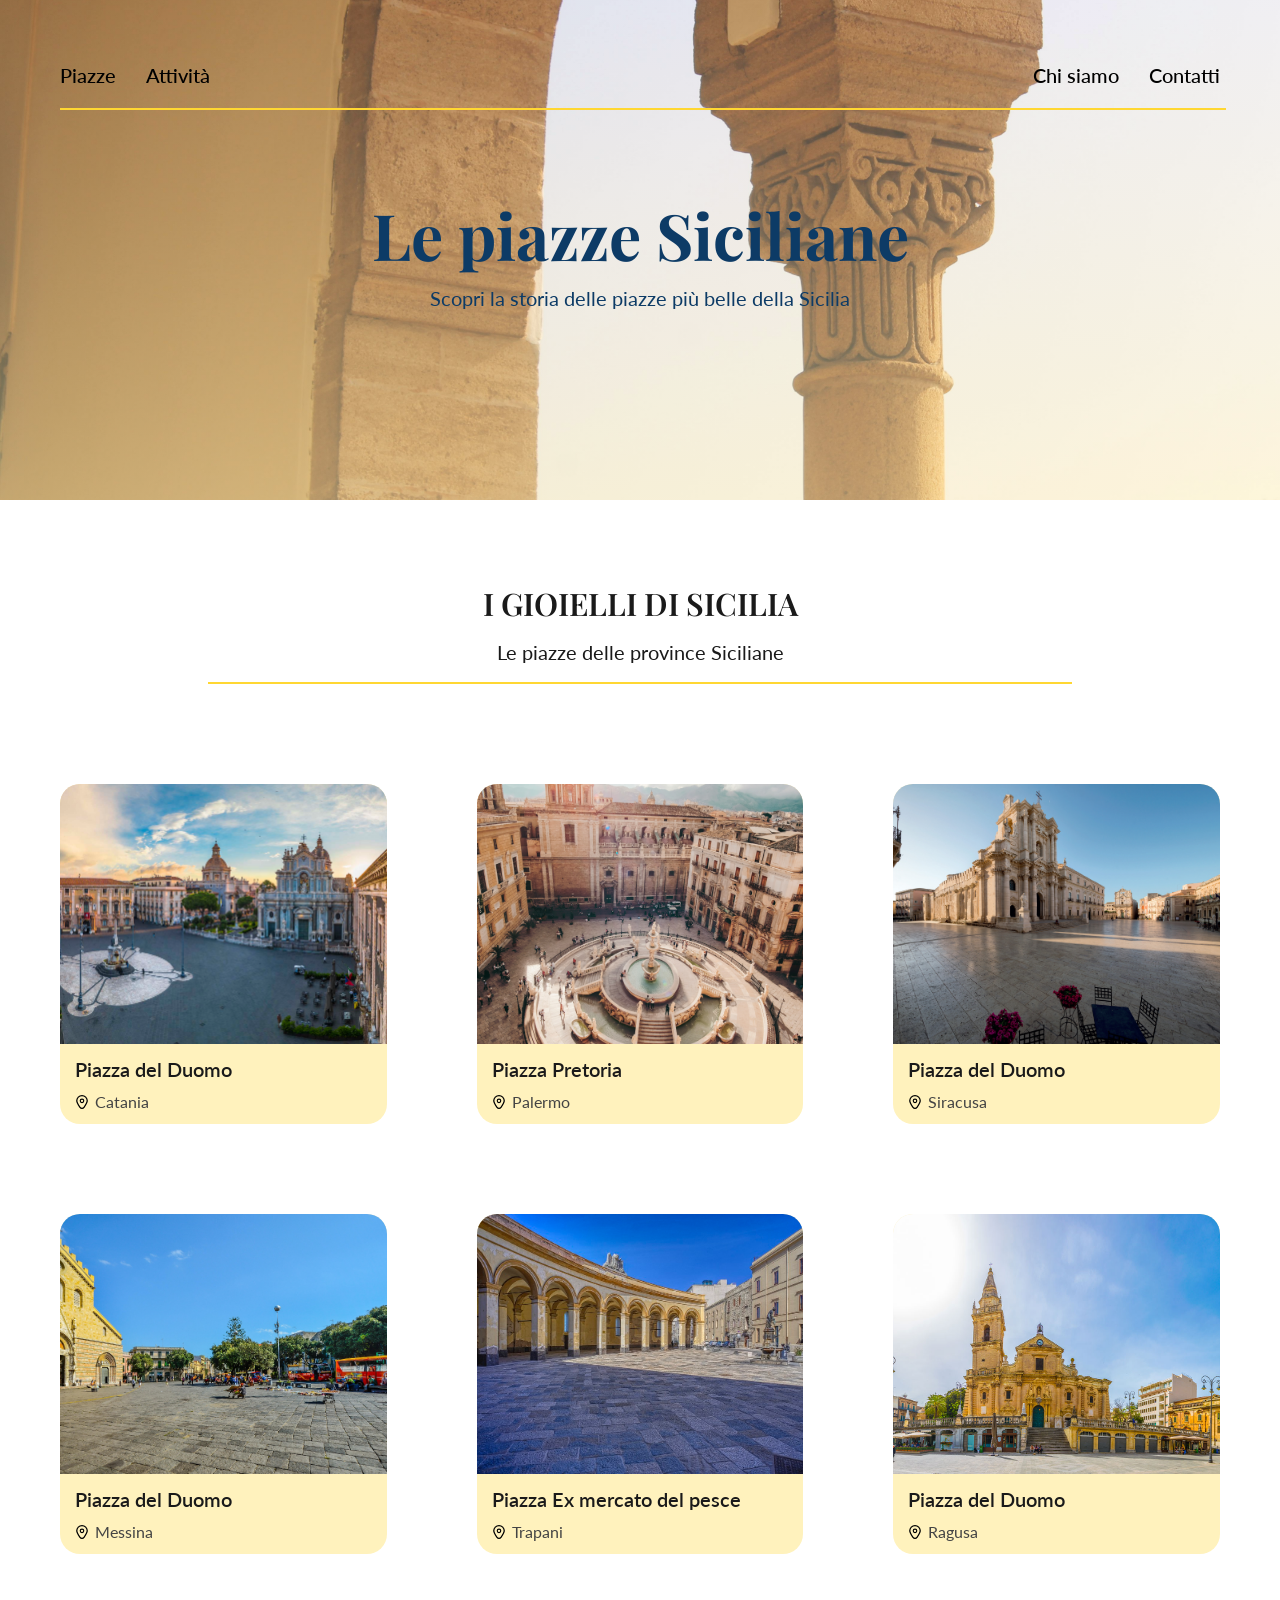
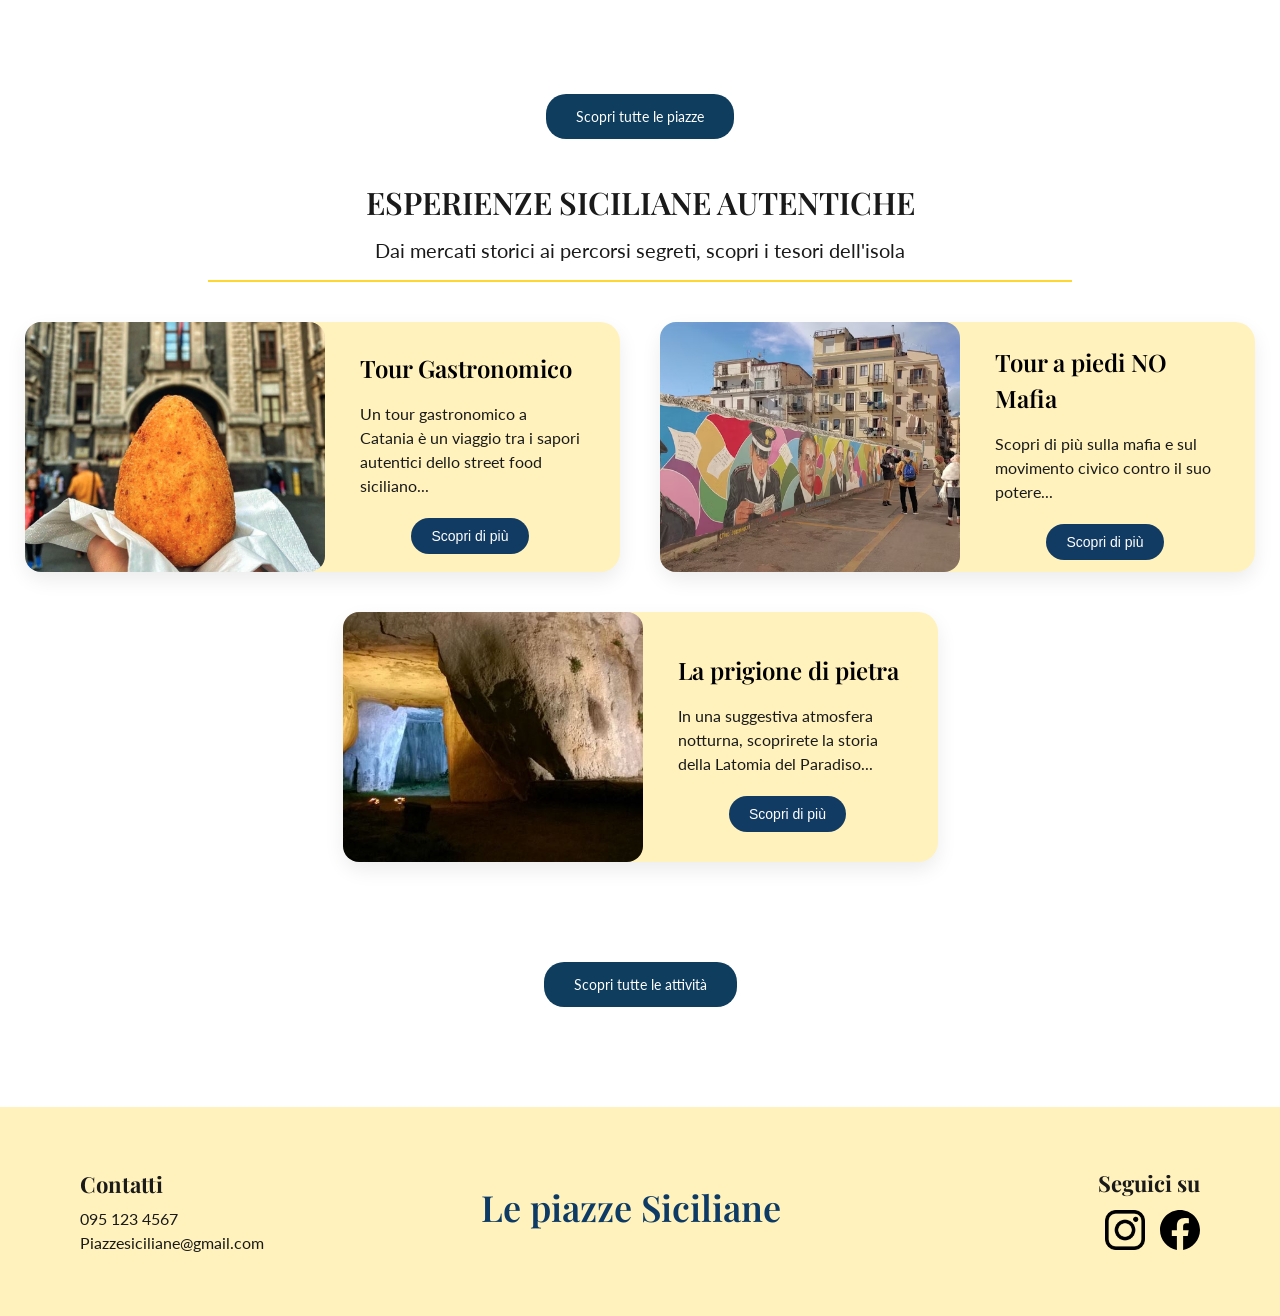
<file: index.html>
<!DOCTYPE html>
<html lang="en">
<head>
    <meta charset="UTF-8">
    <meta name="viewport" content="width=device-width, initial-scale=1.0">
    <title>Le pizze Siciliane</title>
    <link rel="preconnect" href="https://fonts.googleapis.com">
<link rel="preconnect" href="https://fonts.gstatic.com" crossorigin>
<link href="https://fonts.googleapis.com/css2?family=Playfair+Display:wght@400;700&display=swap" rel="stylesheet">
<link rel="preconnect" href="https://fonts.googleapis.com">
<link rel="preconnect" href="https://fonts.gstatic.com" crossorigin>
<link href="https://fonts.googleapis.com/css2?family=Lato:wght@300;400;700;900&display=swap" rel="stylesheet">
<link rel="stylesheet" href="css/style.css">
</head>

<body>
   <nav class="navbar">


    <ul class="nav-links">
        <li><a href="piazze.html">Piazze</a></li>
        <li><a href="attivita.html">Attività</a></li>
    </ul>


<ul class="nav-linkdestra">
    <li><a href="chi-siamo.html">Chi siamo</a></li>
    <li><a href="contatti.html">Contatti</a></li>
</ul>

</nav>
 <header class="hero">
    <div class="hero_text">
        <h1>Le piazze Siciliane</h1>
        <p class="header">Scopri la storia delle piazze più belle della Sicilia</p>
    </div>
    <div class="hero_image">
        <img src="immagini/homeheader.jpg" alt="Immagine di copertina">
    </div>
</header>

<main>
     
 <section class="piazze">
    <h2>I GIOIELLI DI SICILIA</h2>
    <p class="intro">Le piazze delle province Siciliane</p>

    <div class="piazze-grid">
        
    
       
    <a href="catania.html" class="card-link">
        <div class="content">
            <div class="content_img">
                <img src="immagini/headercatania.jpg" alt="Piazza del Duomo Catania">
            </div>

            <div class="content_text">
                <h3>Piazza del Duomo</h3>
                <div class="location">
                    <img src="immagini/marker_3916880.svg" alt="Icona posizione">
                    <p>Catania</p>
                </div>
            </div>
        </div>
    </a>


        <div class="content">
            <a href="palermo.html" class="card-link">
            <div class="content_img">
                <img src="immagini/haederpalermo.jpg" alt="Piazza Pretoria Palermo">
            </div>

            <div class="content_text">
                <h3>Piazza Pretoria</h3>
                <div class="location">
                    <img src="immagini/marker_3916880.svg" alt="Icona posizione">
                    <p>Palermo</p>
                </div>
            </div>
            </a>
        </div>


        <div class="content">
            <a href="siracusa.html" class="card-link">
            <div class="content_img">
                <img src="immagini/headersiracusa.jpg" alt="Piazza Duomo Siracusa">
            </div>

            <div class="content_text">
                <h3>Piazza del Duomo</h3>
                <div class="location">
                    <img src="immagini/marker_3916880.svg" alt="Icona posizione">       
                    <p>Siracusa</p>
                </div>
            </div>
            </a>
        </div>


        <div class="content">
            <a href="messina.html" class="card-link">
            <div class="content_img">
                <img src="immagini/messinacuriosita.jpg" alt="Piazza Duomo Messina">
            </div>

            <div class="content_text">
                <h3>Piazza del Duomo</h3>
                <div class="location">
                    <img src="immagini/marker_3916880.svg" alt="Icona posizione">   
                    <p>Messina</p>
                </div>
            </div>
            </a>
        </div>


        <div class="content">
            <div class="content_img">
                <img src="immagini/trapani.jpg" alt="Piazza Ex mercato del pesce Trapani">
            </div>

            <div class="content_text">
                <h3>Piazza Ex mercato del pesce</h3>
                <div class="location">
                    <img src="immagini/marker_3916880.svg" alt="Icona posizione">
                    <p>Trapani</p>
                </div>
            </div>
        </div>


        <div class="content">
            <div class="content_img">
                <img src="immagini/ragusa.jpg" alt="Piazza Duomo Ragusa">
            </div>

            <div class="content_text">
                <h3>Piazza del Duomo</h3>
                <div class="location">
                    <img src="immagini/marker_3916880.svg" alt="Icona posizione">
                    <p>Ragusa</p>
                </div>
            </div>
        </div>

    </div>
 </section>

    <a href="piazze.html" class="btn-piazze">Scopri tutte le piazze</a>



          <section>
            <h2>ESPERIENZE SICILIANE AUTENTICHE </h2>
            <p class="intro">Dai mercati storici ai percorsi segreti, scopri i tesori dell'isola </p>
          </section>
          
<section class="attivita">

<div class="attivita-container">

<div class="attivita-card">
    <div class="content_img">
        <img src="immagini/arancino.jpg" alt="Tour gastronomico">
    </div>

    <div class="content_text">
        <h3>Tour Gastronomico</h3>
        <p>Un tour gastronomico a Catania è un viaggio tra i sapori autentici dello street food siciliano...</p>

        <button>Scopri di più</button>
    </div>
</div>


<div class="attivita-card">
    <div class="content_img">
        <img src="immagini/nomafia.jpeg.avif" alt="Tour NO Mafia">
    </div>

    <div class="content_text">
        <h3>Tour a piedi NO Mafia</h3>
        <p>Scopri di più sulla mafia e sul movimento civico contro il suo potere...</p>

        <button>Scopri di più</button>
    </div>
</div>


<div class="attivita-card">
    <div class="content_img">
        <img src="immagini/prigionipietra.jpg" alt="Prigione di pietra">
    </div>

    <div class="content_text">
        <h3>La prigione di pietra</h3>
        <p>In una suggestiva atmosfera notturna, scoprirete la storia della Latomia del Paradiso...</p>

        <button>Scopri di più</button>
    </div>
</div>

</div>
</section>
 <a href="attivita.html" class="btn-attivita">Scopri tutte le attività</a>
</section> 
    </main>
   
    
    <footer>
        <div class="footer-right">
        <h4>Contatti</h4>
        <p>095 123 4567</p>
        <p>Piazzesiciliane@gmail.com</p>
    </div>

    <div class="footer-center">
        <h2 class="footer-title">Le piazze Siciliane</h2>
    </div>
    <div class="footer-left">
        <h4>Seguici su</h4>
        <div class="social-icons">
            <a href="#"><img src="immagini/instagram-logo_87390.png" alt="Instagram"></a>
            <a href="#"><img src="immagini/facebook_6422199.svg" alt="Facebook"></a>
        </div>
    </footer>
  
</body>
</html>
</file>
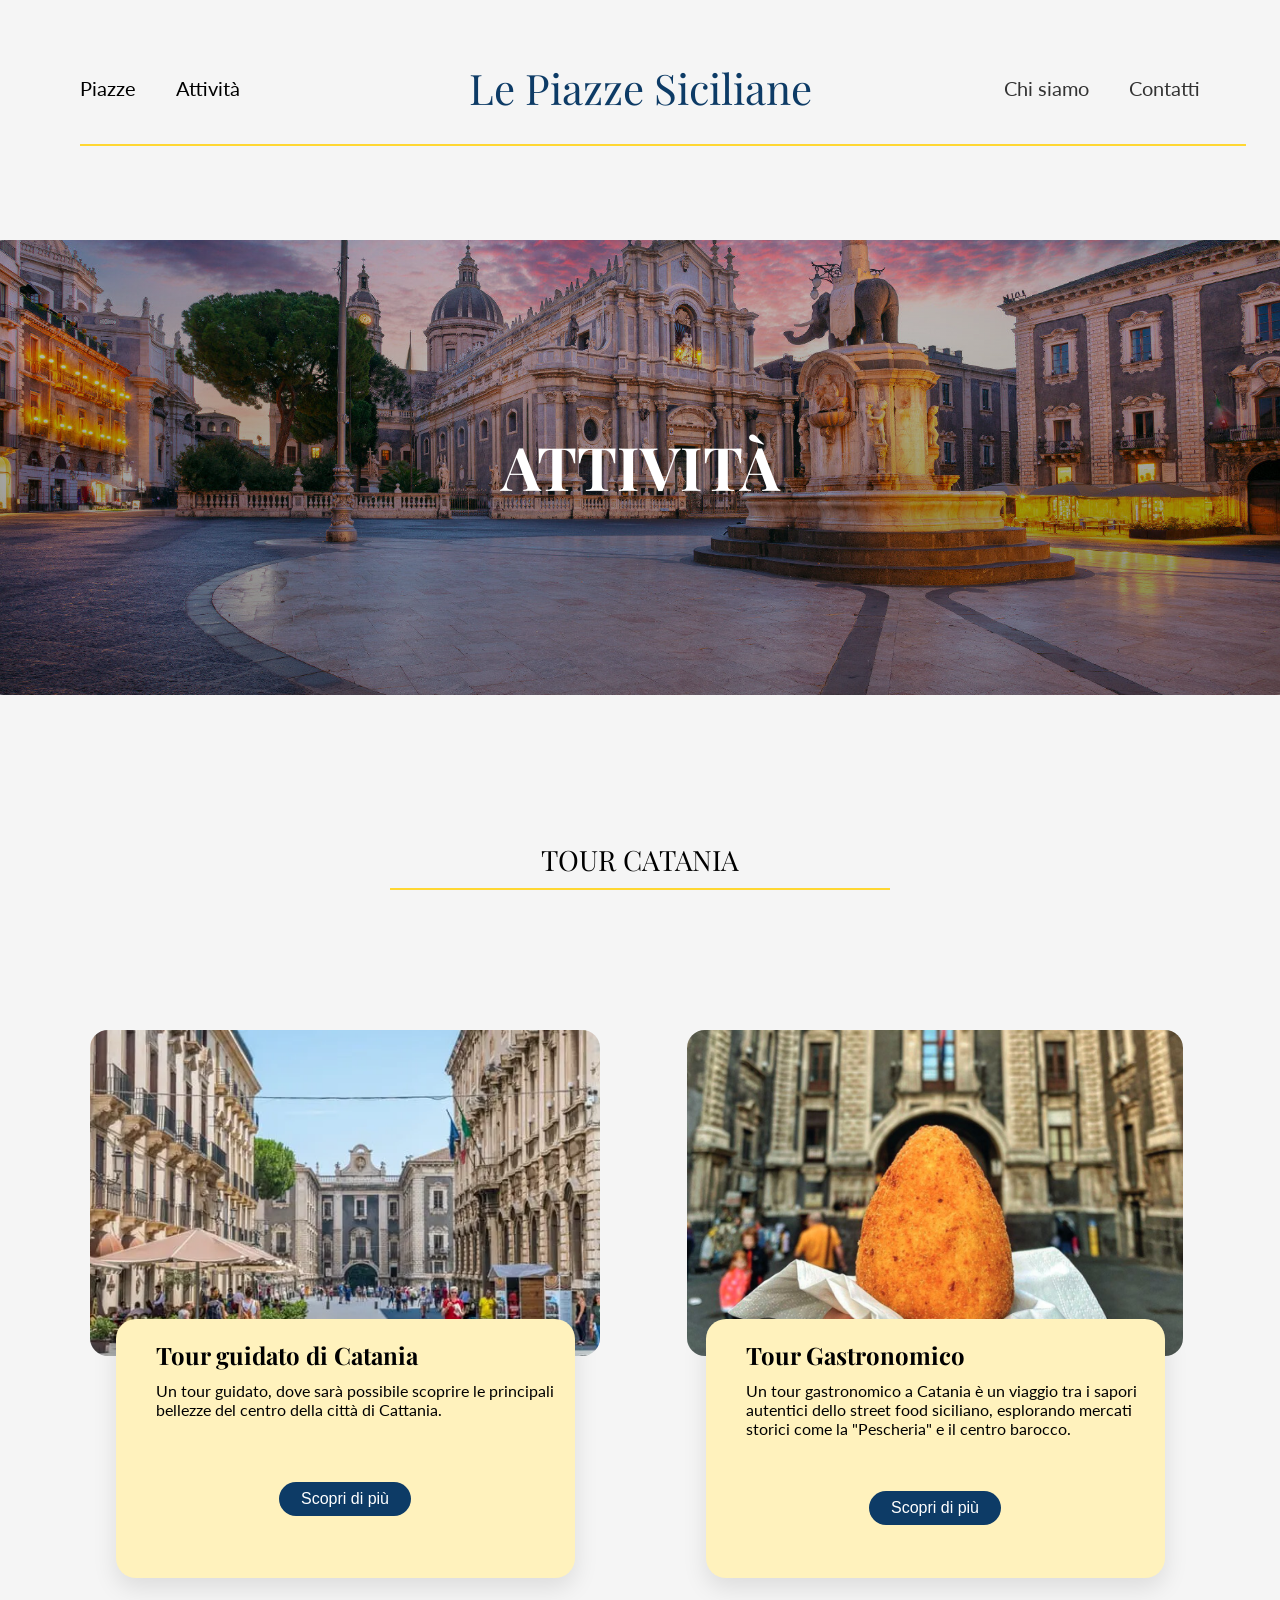
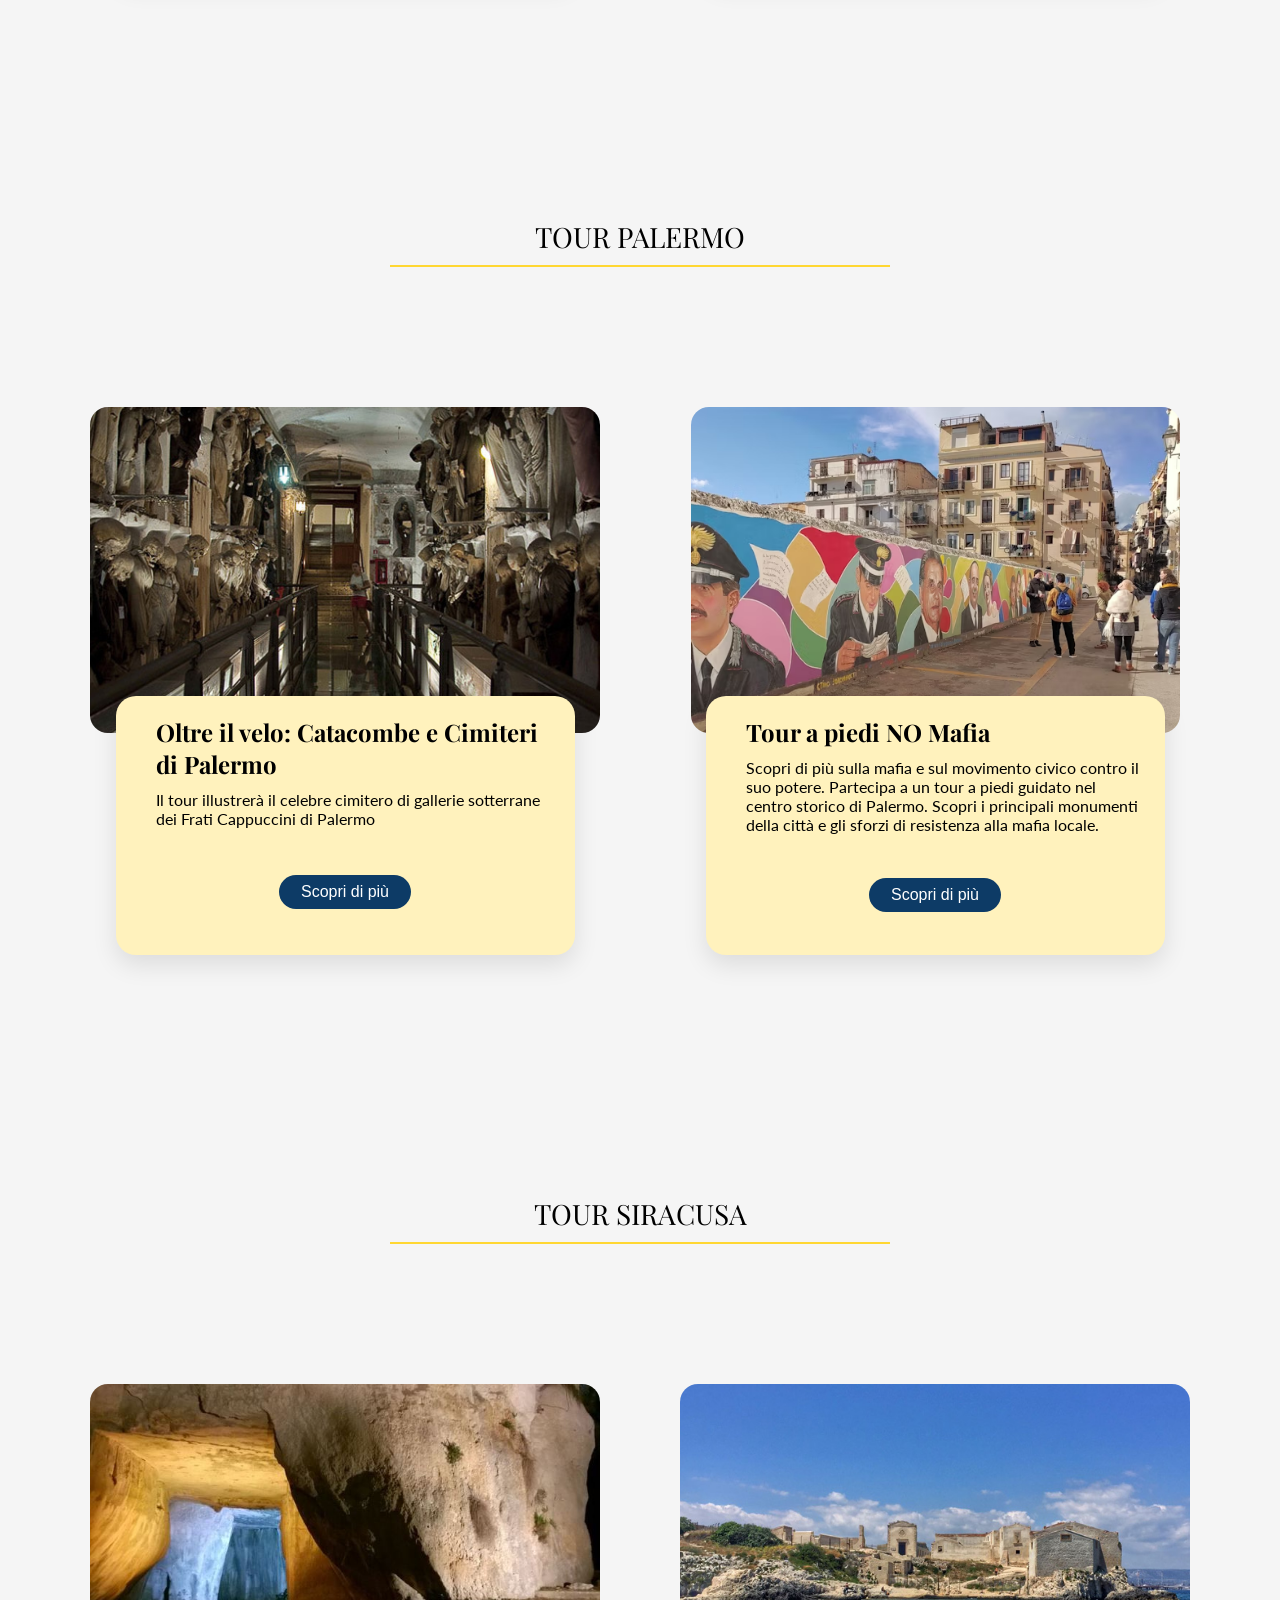
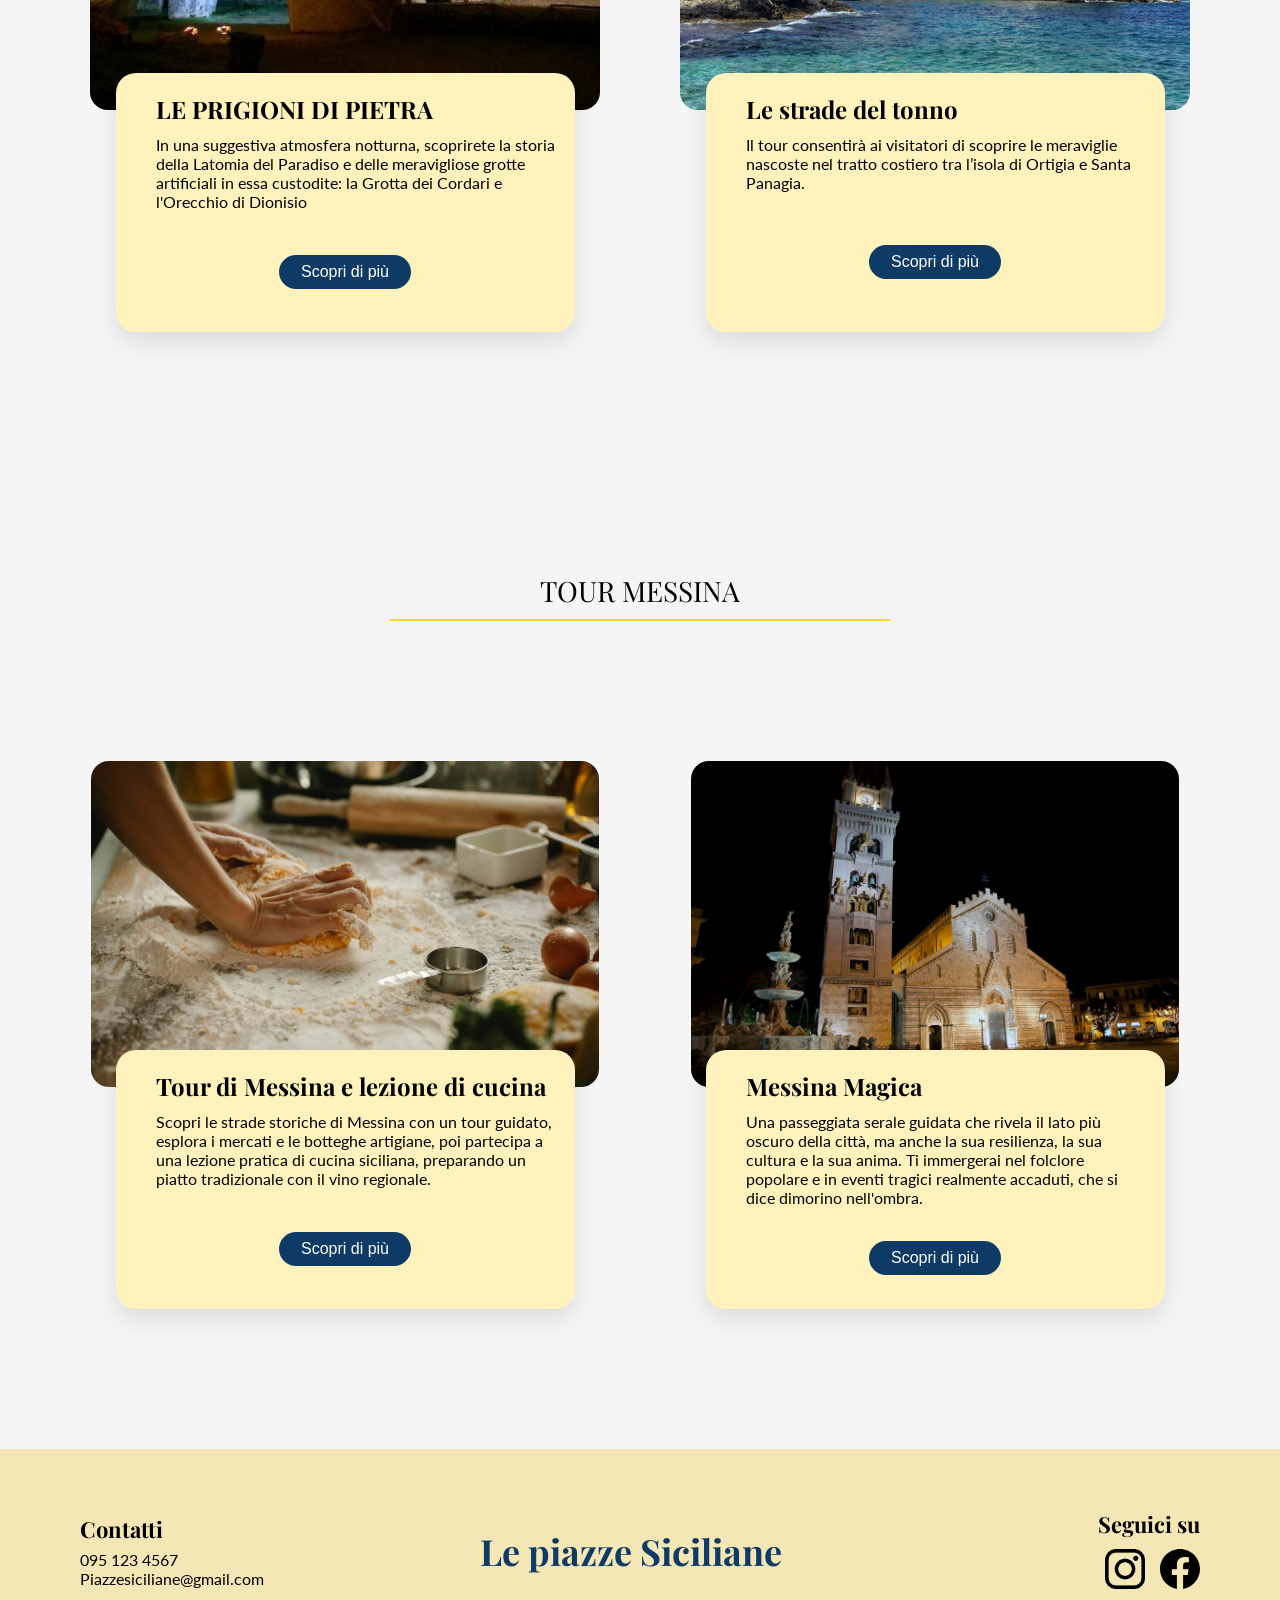
<file: attivita.html>
<!DOCTYPE html>
<html lang="en">
<head>
    <meta charset="UTF-8">
    <meta name="viewport" content="width=device-width, initial-scale=1.0">
    <title>Document</title>

    <link rel="preconnect" href="https://fonts.googleapis.com">
  <link rel="preconnect" href="https://fonts.gstatic.com" crossorigin>

  <link href="https://fonts.googleapis.com/css2?family=Playfair+Display:wght@400;700&display=swap" rel="stylesheet">
  <link href="https://fonts.googleapis.com/css2?family=Lato:wght@300;400;700;900&display=swap" rel="stylesheet">
 <link rel="stylesheet" href="css/attivita.css">
</head>
<body>

<header>

 <nav class="navbar">
   
   <ul class="nav-links">
     <li><a href="piazze.html">Piazze</a></li>
      <li><a href="attivita.html">Attività</a></li>
    </ul>

    <ul class="nav-logo">
     <li><a href="index.html">Le Piazze Siciliane</a></li>
    </ul>

    <ul class="nav-linkd">
     <li><a href="chi-siamo.html">Chi siamo</a></li>
     <li><a href="contatti.html">Contatti</a></li>
     </ul>

 </nav>

  

</header>
<main>
    <section class=hero> 
        <div class="hero_content">
          <h1>ATTIVITÀ</h1>  
          <img src="immagini/attività.jpg" alt=""> 
        </div>
      
    </section>
    

<section class="attivita">

        <div class="tour-block">
            <div class="tour-section">
               <p>TOUR CATANIA</p>
            </div>
        </div>
       

 <div class="attivita-content">
    <div class="attivita-card">

        
        <div class="content-image">
                <img src="immagini/tourct.webp" alt="Immagine di Catania">
             </div>

          <div class="content-text">
             <h2>Tour guidato di Catania</h2>
             <p>Un tour guidato, dove sarà possibile scoprire le principali bellezze del centro della città di Cattania.</p>
             <button>Scopri di più</button>
            </div>
        
    
        </div>
    

        <div class="attivita-card">


            <div class="content-image">
                <img src="immagini/arancino.jpg" alt="Immagine di Catania">
             </div>

          <div class="content-text">
            <h2>Tour Gastronomico</h2>
            <p>Un tour gastronomico a Catania è un viaggio tra i sapori autentici dello street food siciliano, esplorando mercati storici come la "Pescheria" e il centro barocco.</p>
            <button>Scopri di più</button>
          </div>

     </div>
 </div>
           <div class="tour-block">
                 <div class="tour-section">
                    <p>TOUR PALERMO</p>
                </div>
            </div>
     

 <div class="attivita-content">

     <div class="attivita-card">

        <div class="content-image">
            <img src="immagini/catacombe.jpg" alt="Immagine di Palermo">
        </div>

        <div class="content-text">
        <h2>Oltre il velo: Catacombe e Cimiteri di Palermo</h2>
        <p>Il tour illustrerà il celebre cimitero di gallerie sotterrane dei Frati Cappuccini di Palermo</p>
        <button>Scopri di più</button>
        </div>

        
     </div>
   
    <div class="attivita-card">

        <div class="content-image">
           <img src="immagini/nomafia.jpeg.avif" alt="Immagine di Palermo">
            </div>

     <div class="content-text">   
        <h2>Tour a piedi NO Mafia</h2>
        <p>Scopri di più sulla mafia e sul movimento civico contro il suo potere. Partecipa a un tour a piedi guidato nel centro storico di Palermo. Scopri i principali monumenti della città e gli sforzi di resistenza alla mafia locale.</p>
        <button>Scopri di più</button>
     </div>
    </div>
 </div>
                <div class="tour-block">
                  <div class="tour-section">
                      <p>TOUR SIRACUSA</p>
                  </div>
                </div>
    
<div class="attivita-content">

    <div class="attivita-card">

        <div class="content-image">
            <img src="immagini/prigionipietra.jpg" alt="Immagine di Siracusa">
        </div>

        <div class="content-text">
        <h2>LE PRIGIONI DI PIETRA </h2>
        <p>In una suggestiva atmosfera notturna, scoprirete la storia della Latomia del Paradiso e delle meravigliose grotte artificiali in essa custodite: la Grotta dei Cordari e l'Orecchio di Dionisio</p>
        <button>Scopri di più</button>
        </div>

        
    </div>

    <div class="attivita-card">

         <div class="content-image">
            <img src="immagini/Tonnara_di_Santa_Panagia_siracusa-Silvia-Guarasci.jpg" alt="Immagine di Siracusa">
        </div>

        <div class="content-text">
            <h2>Le strade del tonno</h2>
            <p>Il tour consentirà ai visitatori di scoprire le meraviglie nascoste nel tratto costiero tra l’isola di Ortigia e Santa Panagia.</p>
            <button>Scopri di più</button>
        </div>
       
    </div>

</div>
                <div class="tour-block">
                  <div class="tour-section">
                      <p>TOUR MESSINA</p>
                  </div>
                </div>
        
                <div class="attivita-content">

                    <div class="attivita-card">

                        <div class="content-image">
                            <img src="immagini/tourcucinamessina.jpg" alt="Immagine di Messina">
                        </div>

                        <div class="content-text">
                        <h2>Tour di Messina e lezione di cucina </h2>
                        <p>Scopri le strade storiche di Messina con un tour guidato, esplora i mercati e le botteghe artigiane, poi partecipa a una lezione pratica di cucina siciliana, preparando un piatto tradizionale con il vino regionale.</p>
                        <button>Scopri di più</button>
                        </div>

                        
                    </div>

                    <div class="attivita-card">

                         <div class="content-image">
                            <img src="immagini/tourmessinanotte.jpg" alt="Immagine di Messina">
                        </div>

                        <div class="content-text">
                            <h2> Messina Magica</h2>
                            <p>Una passeggiata serale guidata che rivela il lato più oscuro della città, ma anche la sua resilienza, la sua cultura e la sua anima. Ti immergerai nel folclore popolare e in eventi tragici realmente accaduti, che si dice dimorino nell'ombra.</p>
                            <button>Scopri di più</button>
                        </div>
                       
                    </div>

</section>
</main>

<footer>

<div class="footer-right">
<h4>Contatti</h4>
<p>095 123 4567</p>
<p>Piazzesiciliane@gmail.com</p>
</div>

<div class="footer-center">
<h2 class="footer-title">Le piazze Siciliane</h2>
</div>

<div class="footer-left">
<h4>Seguici su</h4>

<div class="social-icons">
<a href="#"><img src="immagini/instagram-logo_87390.png" alt="Instagram"></a>
<a href="#"><img src="immagini/facebook_6422199.svg" alt="Facebook"></a>
</div>

</div>

</footer>

</body>
</html>
</file>
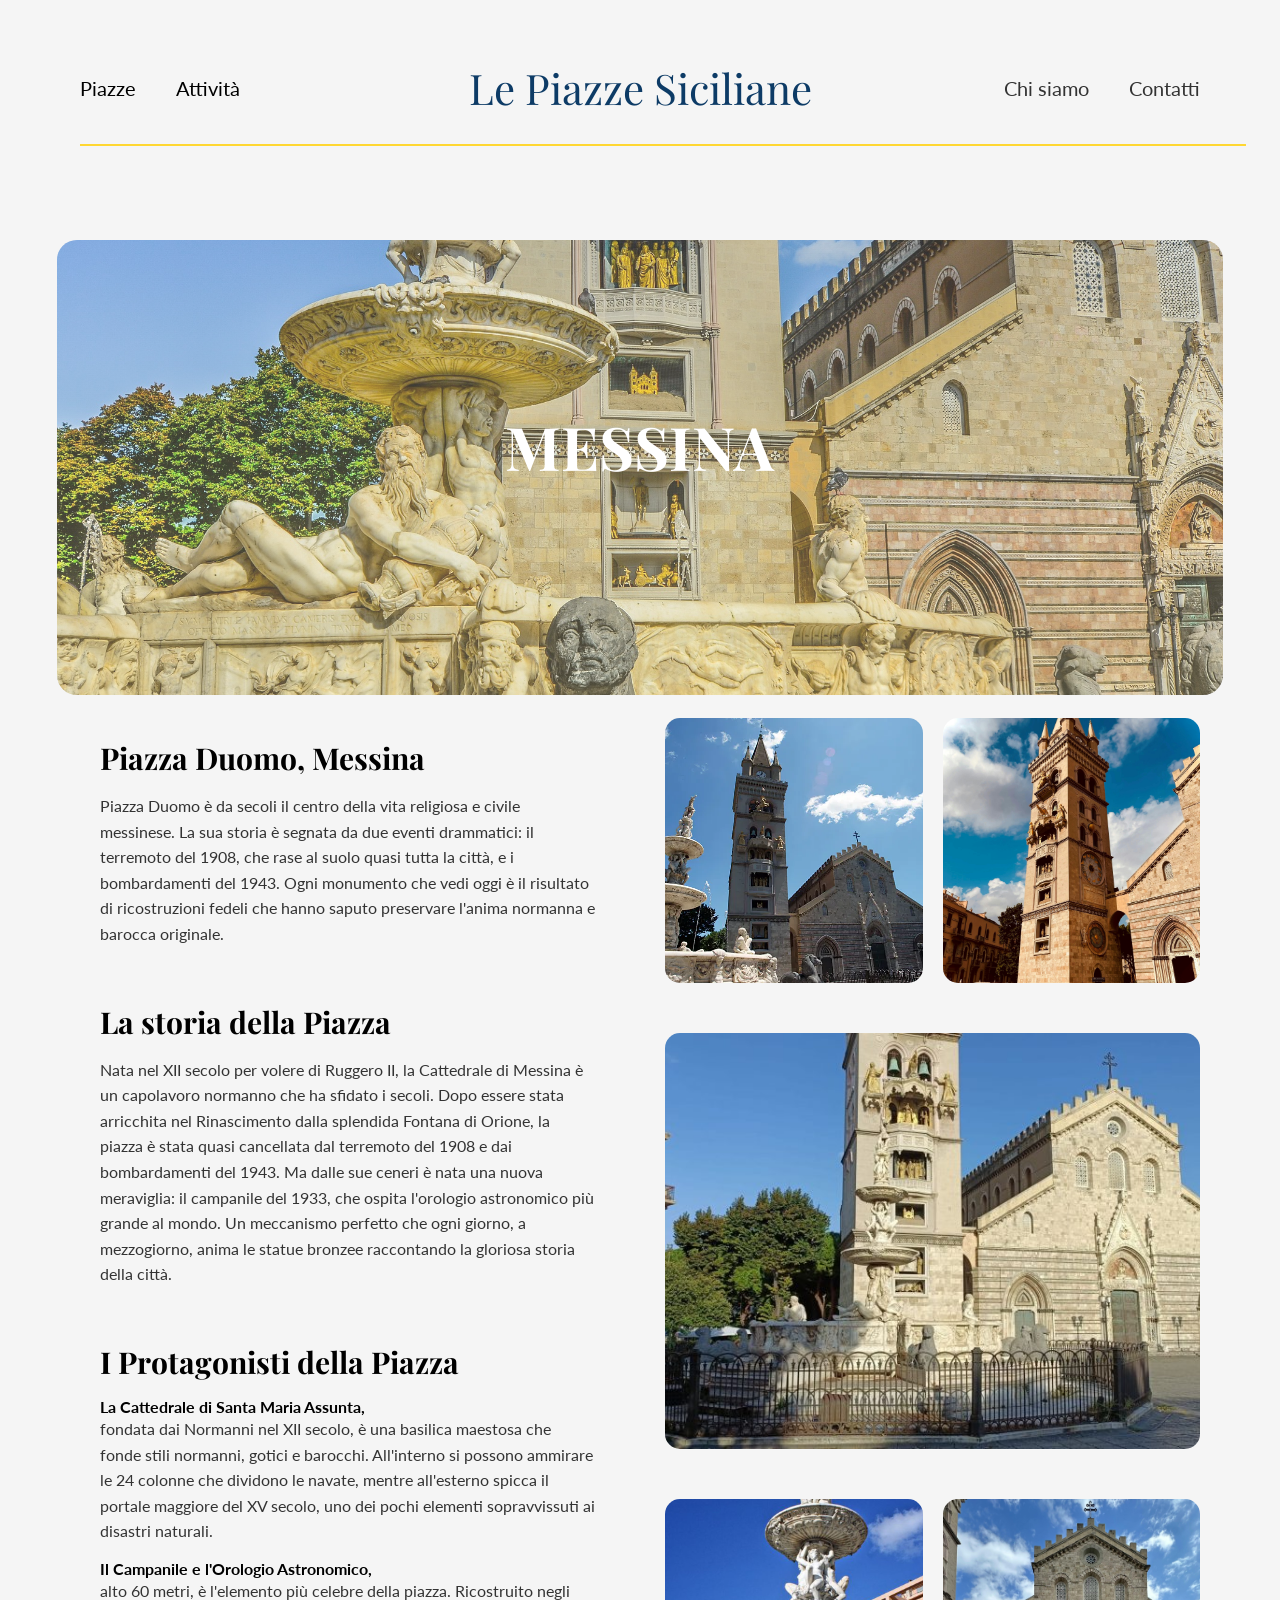
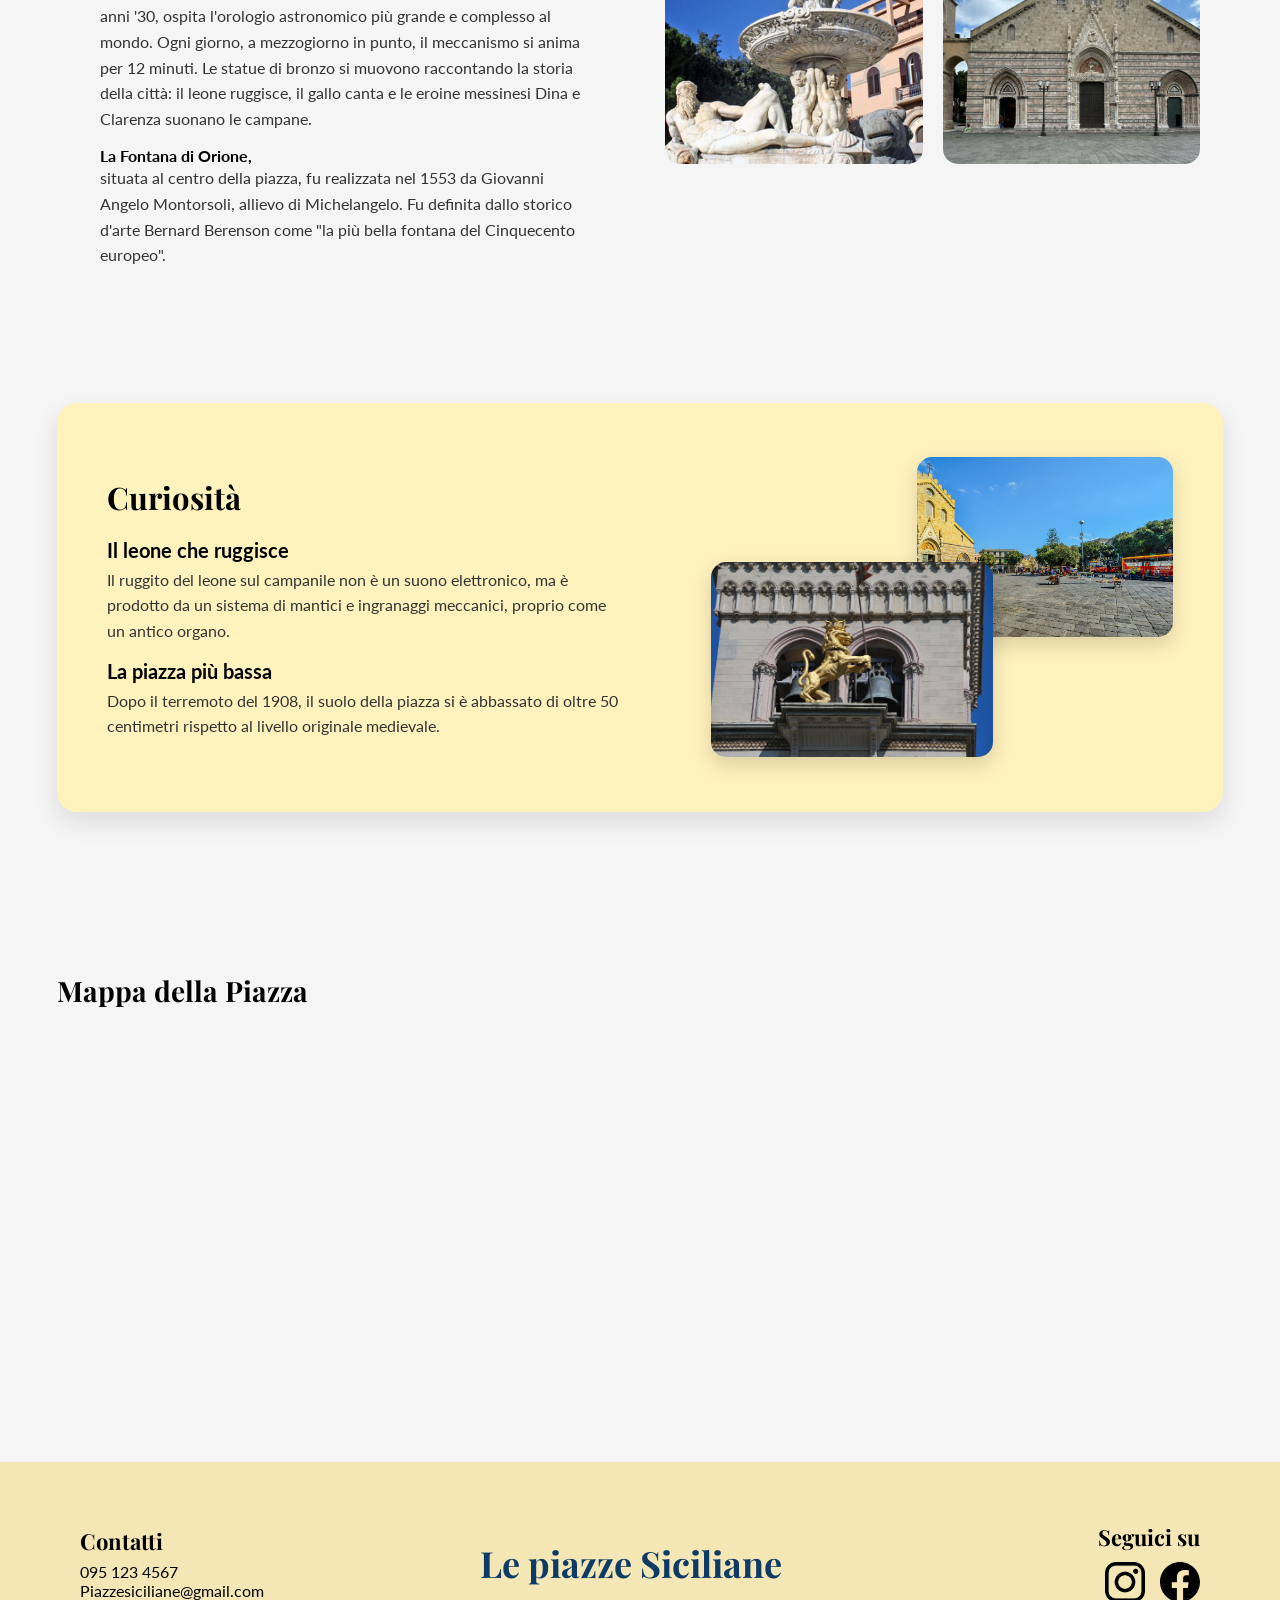
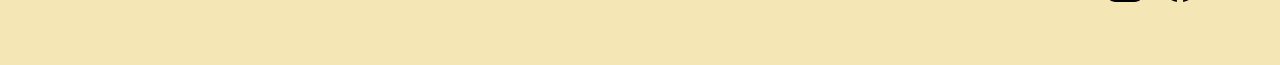
<file: messina.html>
<!DOCTYPE html>
<html lang="en">
<head>
    <meta charset="UTF-8">
    <meta name="viewport" content="width=device-width, initial-scale=1.0">
    <title>messinapagina</title>
        <link rel="preconnect" href="https://fonts.googleapis.com">
  <link rel="preconnect" href="https://fonts.gstatic.com" crossorigin>

  <link href="https://fonts.googleapis.com/css2?family=Playfair+Display:wght@400;700&display=swap" rel="stylesheet">
  <link href="https://fonts.googleapis.com/css2?family=Lato:wght@300;400;700;900&display=swap" rel="stylesheet">
  <link rel="stylesheet" href="css/catania.css">
</head>
<body>
    <header>

 <nav class="navbar">
   
   <ul class="nav-links">
     <li><a href="piazze.html">Piazze</a></li>
      <li><a href="attivita.html">Attività</a></li>
    </ul>

    <ul class="nav-logo">
     <li><a href="index.html">Le Piazze Siciliane</a></li>
    </ul>

    <ul class="nav-linkd">
     <li><a href="chi-siamo.html">Chi siamo</a></li>
     <li><a href="contatti.html">Contatti</a></li>
     </ul>

 </nav>

  

</header>


<main>
    <section class=hero> 
        <div class="hero_content">
          <h1>MESSINA</h1>  
          <img src="immagini/headermessina.jpg" alt=""> 
        </div>
      
    </section>

 <section class="piazza">
    <div class="piazza-conteiner">

        <div class="piazza-text">
            <div class="text-block"> 
              <h2>Piazza Duomo, Messina</h2>
              <p>Piazza Duomo è da secoli il centro della vita religiosa e civile messinese. La sua storia è segnata da due eventi drammatici: il terremoto del 1908, che rase al suolo quasi tutta la città, e i bombardamenti del 1943. Ogni monumento che vedi oggi è il risultato di ricostruzioni fedeli che hanno saputo preservare l'anima normanna e barocca originale.</p>
            </div>

            <div class="text-block"> 
              <h2>La storia della Piazza</h2>
              <p> Nata nel XII secolo per volere di Ruggero II, la Cattedrale di Messina è un capolavoro normanno che ha sfidato i secoli. Dopo essere stata arricchita nel Rinascimento dalla splendida Fontana di Orione, la piazza è stata quasi cancellata dal terremoto del 1908 e dai bombardamenti del 1943. Ma dalle sue ceneri è nata una nuova meraviglia: il campanile del 1933, che ospita l'orologio astronomico più grande al mondo. Un meccanismo perfetto che ogni giorno, a mezzogiorno, anima le statue bronzee raccontando la gloriosa storia della città.</p>
            </div>

            <div class="text-block"> 
              <h2>I Protagonisti della Piazza </h2>
              <h3>La Cattedrale di Santa Maria Assunta,</h3>
              <p>fondata dai Normanni nel XII secolo, è una basilica maestosa che fonde stili normanni, gotici e barocchi. All'interno si possono ammirare le 24 colonne che dividono le navate, mentre all'esterno spicca il portale maggiore del XV secolo, uno dei pochi elementi sopravvissuti ai disastri naturali.</p>
              <h3>Il Campanile e l'Orologio Astronomico,   </h3>
              <p>alto 60 metri, è l'elemento più celebre della piazza. Ricostruito negli anni '30, ospita l'orologio astronomico più grande e complesso al mondo. Ogni giorno, a mezzogiorno in punto, il meccanismo si anima per 12 minuti. Le statue di bronzo si muovono raccontando la storia della città: il leone ruggisce, il gallo canta e le eroine messinesi Dina e Clarenza suonano le campane.</p>
              <h3>La Fontana di Orione, </h3>
              <p>situata al centro della piazza, fu realizzata nel 1553 da Giovanni Angelo Montorsoli, allievo di Michelangelo. Fu definita dallo storico d'arte Bernard Berenson come "la più bella fontana del Cinquecento europeo".</p>
              
            </div>
        </div>


            <div class="piazza-image">
                <img src="immagini/messina-duomo-2.jpg.webp" alt="Piazza del Duomo Catania">
                <img src="immagini/messina2.jpg" alt="Piazza del Duomo Catania">
                <img src="immagini/messina3.jpeg" alt="Piazza del Duomo Catania">
                <img src="immagini/messina4.jpg" alt="Piazza del Duomo Catania">
                <img src="immagini/messina5.jpg" alt="Piazza del Duomo Catania">

            </div>
    </div>
  

</section>
<section class="curiosita"> 
  <div class=" curiosita-conteiner">
    <div class="curiosita-text">
        <h2>Curiosità</h2>
        <h3>Il leone che ruggisce </h3>
        <p>Il ruggito del leone sul campanile non è un suono elettronico, ma è prodotto da un sistema di mantici e ingranaggi meccanici, proprio come un antico organo.</p>
          <h3>La piazza più bassa </h3>  
          <p>Dopo il terremoto del 1908, il suolo della piazza si è abbassato di oltre 50 centimetri rispetto al livello originale medievale.</p>

    </div>
    <div class="curiosita-image">
       <img src="immagini/leonemessina.jpg" alt="Piazza del Duomo Catania">
       <img src="immagini/messinacuriosita.jpg" alt="Piazza del Duomo Catania">
    </div>
  </div>

 </section>

    <section class="mappa">
       
        <div class="map-container">
             <h2>Mappa della Piazza</h2>
           <iframe src="https://www.google.com/maps/embed?pb=!1m18!1m12!1m3!1d3135.774872535375!2d15.55152047633242!3d38.19190318802178!2m3!1f0!2f0!3f0!3m2!1i1024!2i768!4f13.1!3m3!1m2!1s0x13144e7920a521cf%3A0x6042932941ab2705!2sP.za%20Duomo%2C%2098122%20Messina%20ME!5e0!3m2!1sit!2sit!4v1773791779567!5m2!1sit!2sit" width="600" height="450" style="border:0;" allowfullscreen="" loading="lazy" referrerpolicy="no-referrer-when-downgrade"></iframe>
    </section>
</main>

<footer>

<div class="footer-right">
<h4>Contatti</h4>
<p>095 123 4567</p>
<p>Piazzesiciliane@gmail.com</p>
</div>

<div class="footer-center">
<h2 class="footer-title">Le piazze Siciliane</h2>
</div>

<div class="footer-left">
<h4>Seguici su</h4>

<div class="social-icons">
<a href="#"><img src="immagini/instagram-logo_87390.png" alt="Instagram"></a>
<a href="#"><img src="immagini/facebook_6422199.svg" alt="Facebook"></a>
</div>

</div>

</footer>

</body>

</html>
</file>
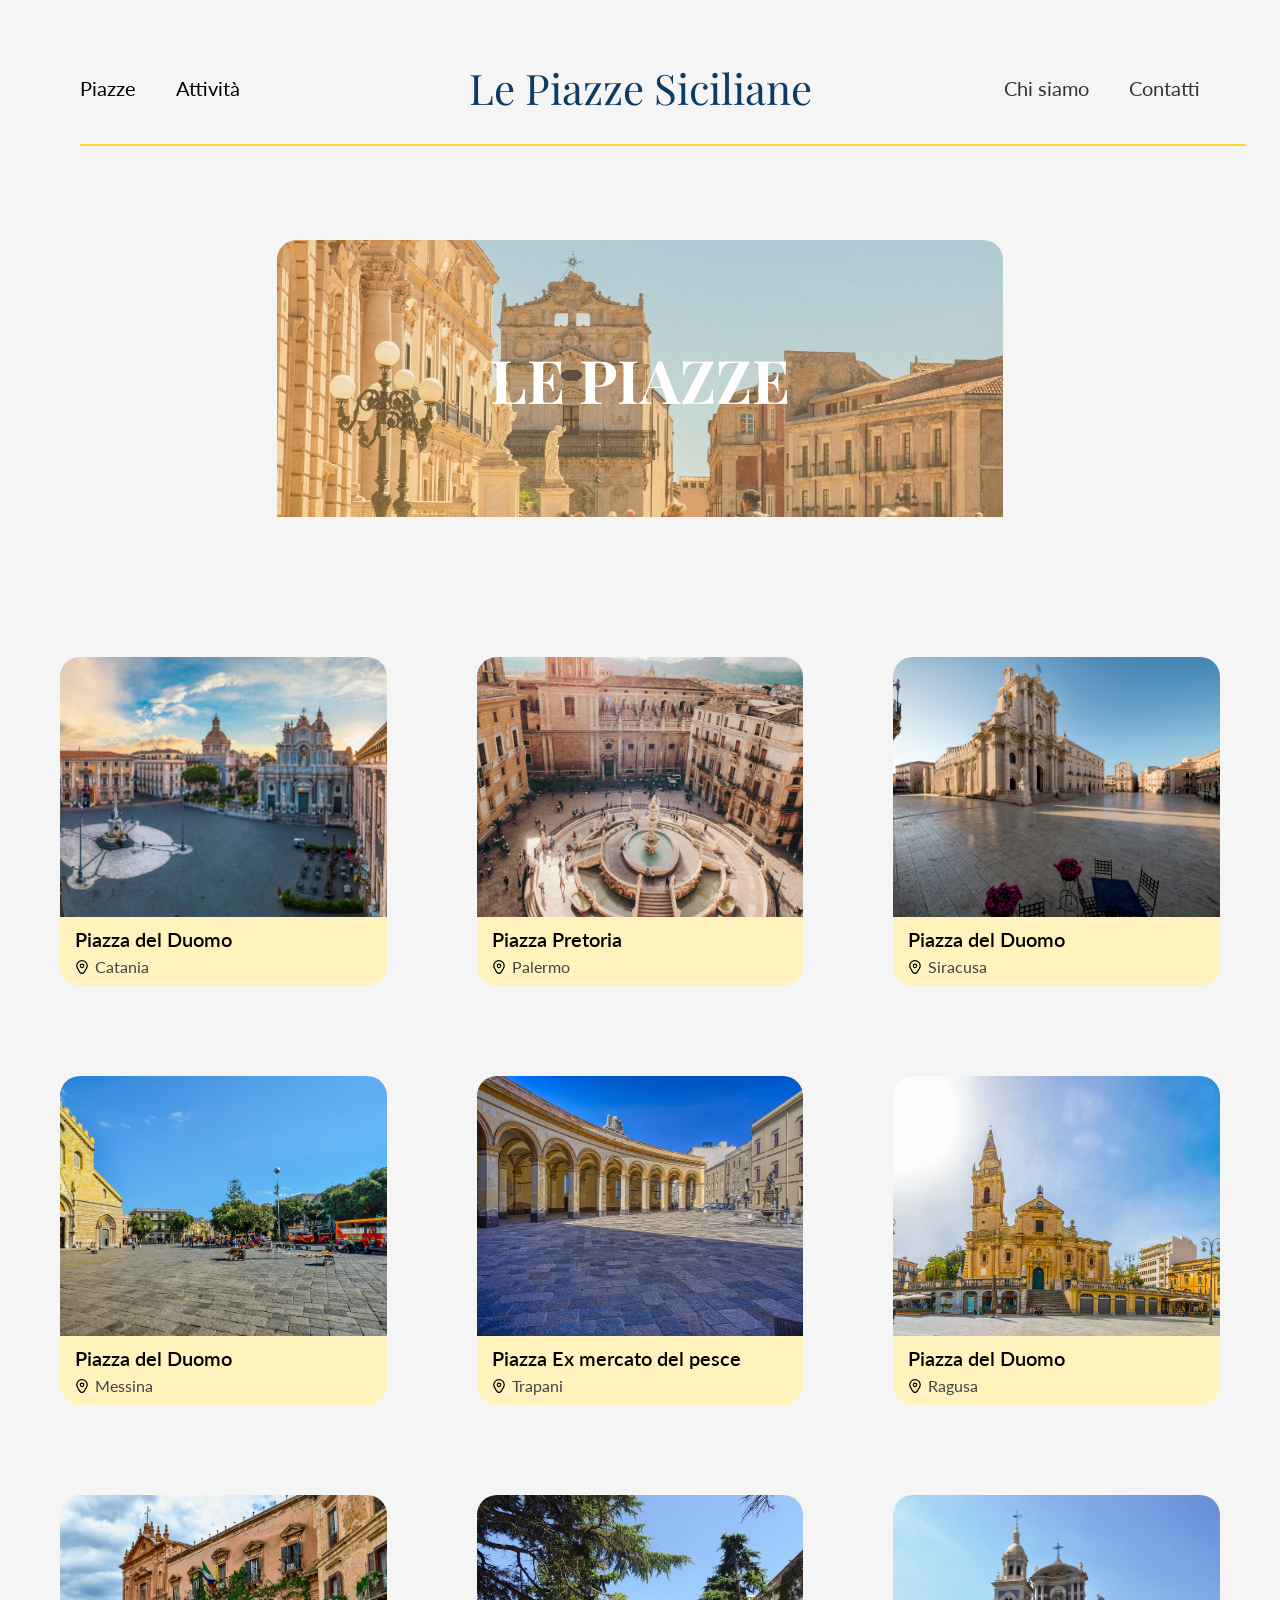
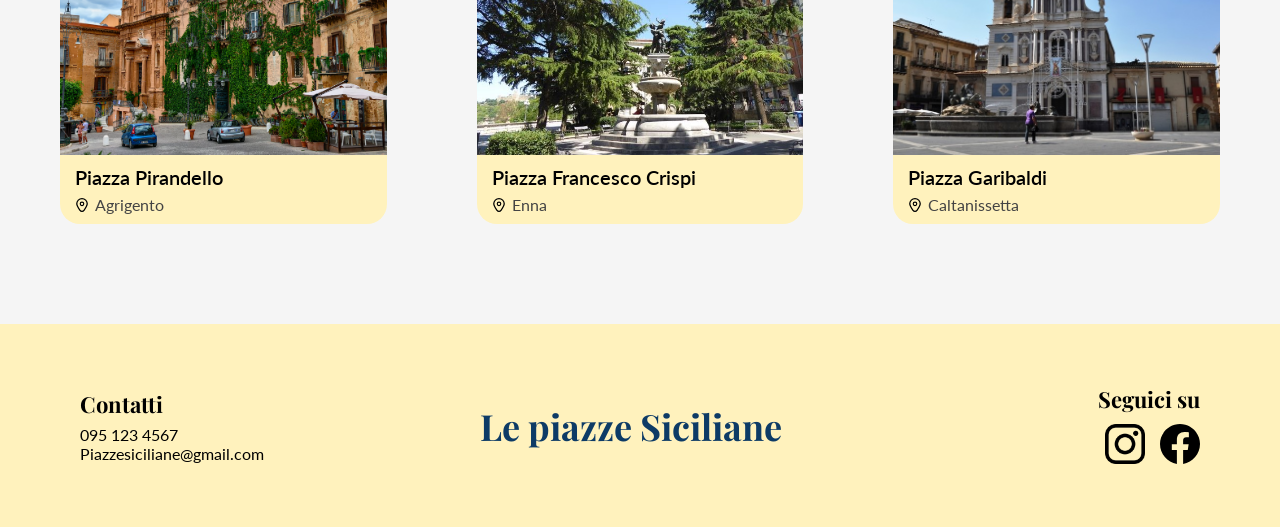
<file: piazze.html>
<!DOCTYPE html>

<html lang="it">

<head>
   <meta charset="UTF-8">
   <meta name="viewport" content="width=device-width, initial-scale=1.0">

  <title>Le Piazze Siciliane</title>

  <link rel="preconnect" href="https://fonts.googleapis.com">
  <link rel="preconnect" href="https://fonts.gstatic.com" crossorigin>

  <link href="https://fonts.googleapis.com/css2?family=Playfair+Display:wght@400;700&display=swap" rel="stylesheet">
  <link href="https://fonts.googleapis.com/css2?family=Lato:wght@300;400;700;900&display=swap" rel="stylesheet">
  <link rel="stylesheet" href="css/piazze.css">
</head>

<body>



 <header>

 <nav class="navbar">
   
   <ul class="nav-links">
     <li><a href="piazze.html">Piazze</a></li>
      <li><a href="attivita.html">Attività</a></li>
    </ul>

    <ul class="nav-logo">
     <li><a href="index.html">Le Piazze Siciliane</a></li>
    </ul>

    <ul class="nav-linkd">
     <li><a href="chi-siamo.html">Chi siamo</a></li>
     <li><a href="contatti.html">Contatti</a></li>
     </ul>

 </nav>

  

</header>

<main>


<section class="hero_pagina_piazze">

 <div class="hero_content_piazze">
   <img src="immagini/lepiazze.jpg" alt="Immagine di una piazza siciliana">
   <h1>LE PIAZZE</h1>

 </div>

</section>



<section class="piazze">

<div class="piazze-grid">
    
      <div class="content">
        <a href="catania.html" class="card-link">
        
        <div class="content_img">
         <img src="immagini/headercatania.jpg" alt="Piazza del Duomo Catania">
        </div>

       <div class="content_text">
          <h3>Piazza del Duomo</h3>
             <div class="location">
              <img src="immagini/marker_3916880.svg" alt="Icona posizione">
              <p>Catania</p>
       </div>
      </a>
      </div>
        
</div>


    <div class="content">
      <a href="palermo.html" class="card-link">
     
      <div class="content_img">
         <img src="immagini/haederpalermo.jpg" alt="Piazza Pretoria Palermo">
        </div>

        <div class="content_text">
            <h3>Piazza Pretoria</h3>
            <div class="location">
                <img src="immagini/marker_3916880.svg" alt="Icona posizione">
                <p>Palermo</p>
            </div>

        </div>
      </a>
    </div>


<div class="content">
  <a href="siracusa.html" class="card-link">
   <div class="content_img">
      <img src="immagini/headersiracusa.jpg" alt="Piazza del Duomo Siracusa">
    </div>

      <div class="content_text">
        <h3>Piazza del Duomo</h3>
        <div class="location">
            <img src="immagini/marker_3916880.svg" alt="Icona posizione">
            <p>Siracusa</p>
        </div>

      </div>
  </a>
    </div>



<div class="content">
<a href="messina.html" class="card-link">
 <div class="content_img">
        <img src="immagini/messinacuriosita.jpg" alt="Piazza del Duomo Messina">
    </div>

    <div class="content_text">
        <h3>Piazza del Duomo</h3>
                <div class="location">
                    <img src="immagini/marker_3916880.svg" alt="Icona posizione">
                    <p>Messina</p>
                </div>

    </div>
</a>
 </div>



<div class="content">

    <div class="content_img">
      <img src="immagini/trapani.jpg" alt="Piazza Ex mercato del pesce Trapani">
      </div>

     <div class="content_text">
        <h3>Piazza Ex mercato del pesce</h3>
        <div class="location">
            <img src="immagini/marker_3916880.svg" alt="Icona posizione">
            <p>Trapani</p>
        </div>

     </div>

</div>



 <div class="content">

    <div class="content_img">
<img src="immagini/ragusa.jpg" alt="Piazza del Duomo Ragusa">
 </div>

   <div class="content_text">
     <h3>Piazza del Duomo</h3>
        <div class="location">
         <img src="immagini/marker_3916880.svg" alt="Icona posizione">
         <p>Ragusa</p>
        </div>

    </div>

 </div>


<div class="content">

    <div class="content_img">
     <img src="immagini/piazza pirandello.webp.avif" alt="Piazza Pirandello Agrigento">
    </div>

    <div class="content_text">
        <h3>Piazza Pirandello</h3>
        <div class="location">
          <img src="immagini/marker_3916880.svg" alt="Icona posizione">
          <p>Agrigento</p>
        </div>

    </div>

</div>


   <div class="content">

      <div class="content_img">
        <img src="immagini/piazza crispi enna .JPG" alt="Piazza Francesco Crispi Enna">
      </div>

    <div class="content_text">
        <h3>Piazza Francesco Crispi</h3>

     <div class="location">
        <img src="immagini/marker_3916880.svg" alt="Icona posizione">
        <p>Enna</p>
     </div>

    </div>

</div>



  <div class="content">

    <div class="content_img">
      <img src="immagini/caltanissetta2.jpg" alt="Piazza Garibaldi Caltanissetta">
    </div>

    <div class="content_text">
        <h3>Piazza Garibaldi</h3>

      <div class="location">
        <img src="immagini/marker_3916880.svg" alt="Icona posizione">
        <p>Caltanissetta</p>
     </div>

    </div>

  </div>

</div>

</section>

</main>



<footer>

<div class="footer-right">
<h4>Contatti</h4>
<p>095 123 4567</p>
<p>Piazzesiciliane@gmail.com</p>
</div>

<div class="footer-center">
<h2 class="footer-title">Le piazze Siciliane</h2>
</div>

<div class="footer-left">
<h4>Seguici su</h4>

<div class="social-icons">
<a href="#"><img src="immagini/instagram-logo_87390.png" alt="Instagram"></a>
<a href="#"><img src="immagini/facebook_6422199.svg" alt="Facebook"></a>
</div>

</div>

</footer>

</body>
</html>
</file>
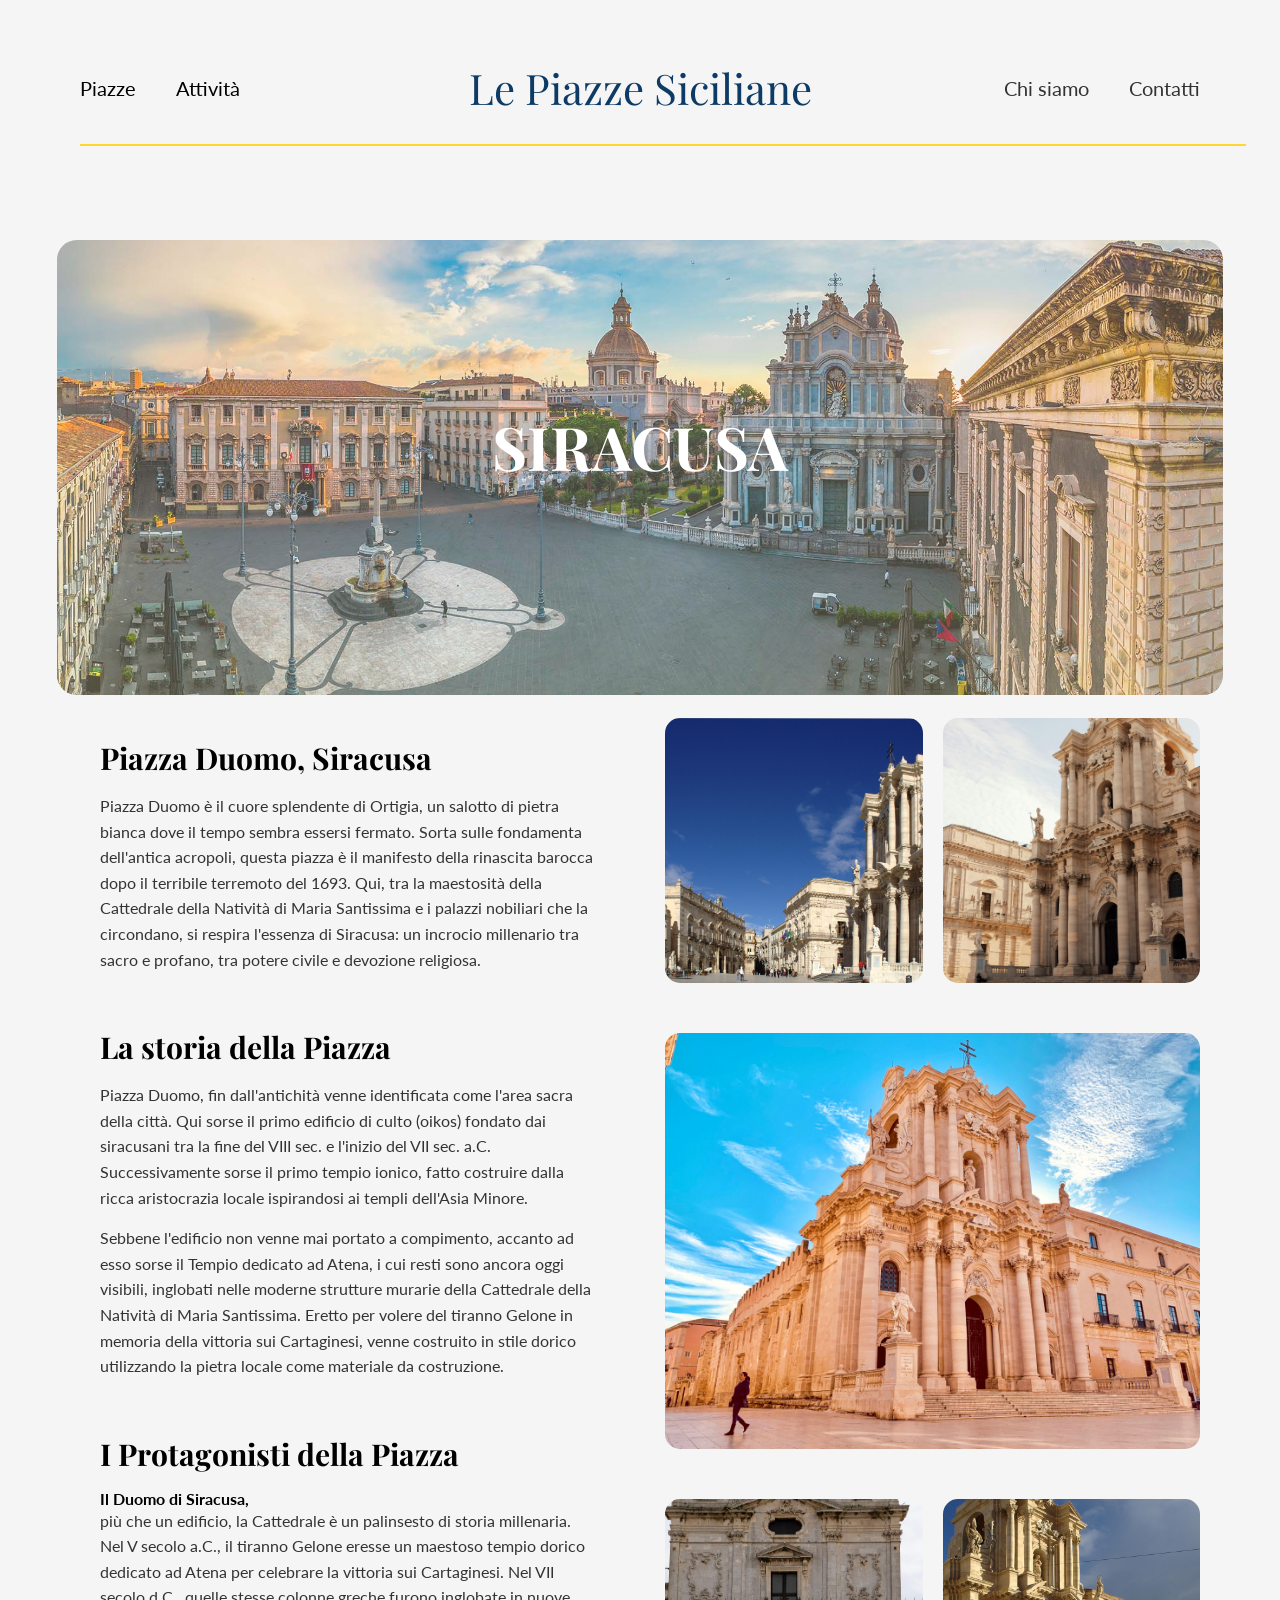
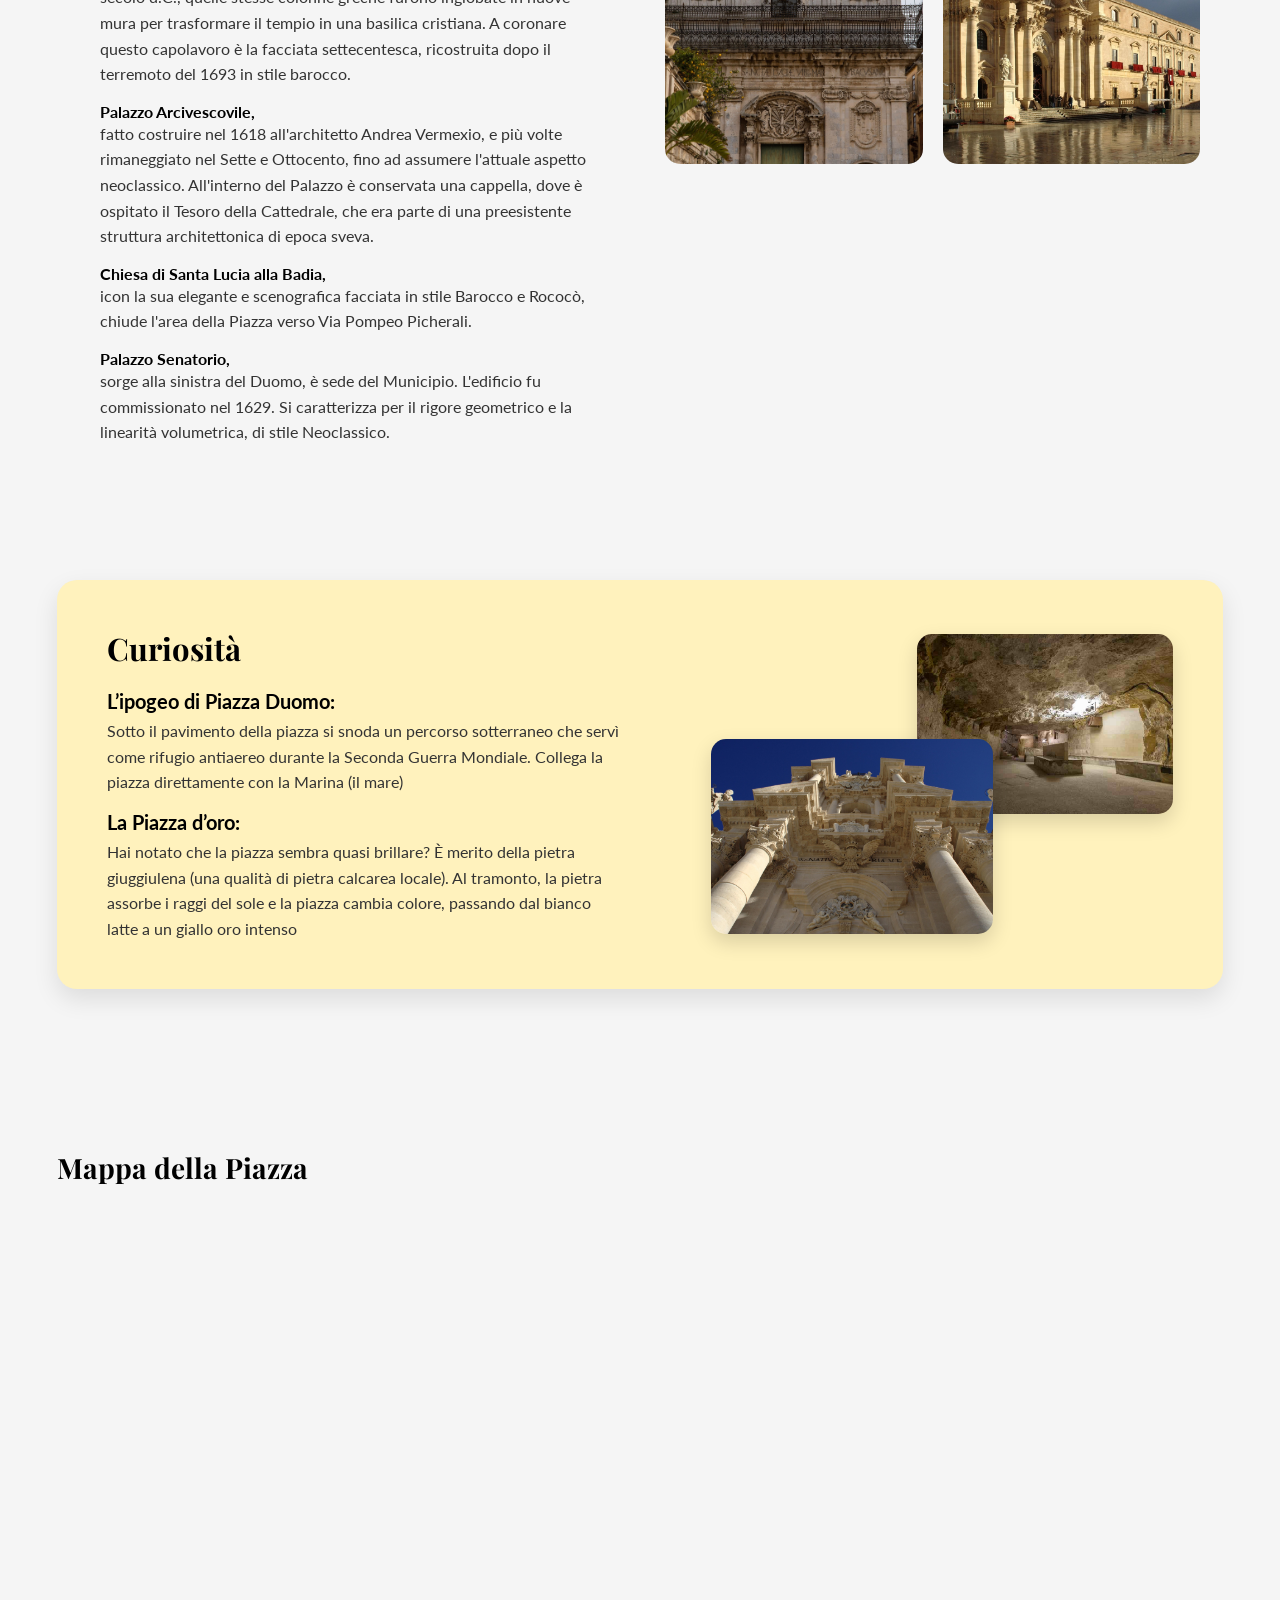
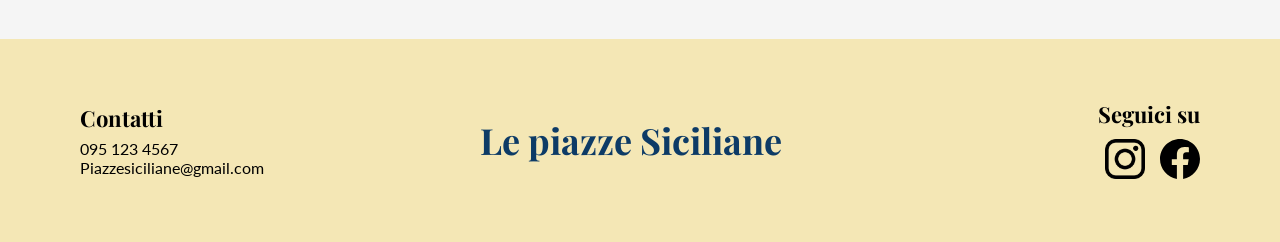
<file: siracusa.html>
<!DOCTYPE html>
<html lang="en">
<head>
    <meta charset="UTF-8">
    <meta name="viewport" content="width=device-width, initial-scale=1.0">
    <title>siracusapagine</title>
        <link rel="preconnect" href="https://fonts.googleapis.com">
  <link rel="preconnect" href="https://fonts.gstatic.com" crossorigin>

  <link href="https://fonts.googleapis.com/css2?family=Playfair+Display:wght@400;700&display=swap" rel="stylesheet">
  <link href="https://fonts.googleapis.com/css2?family=Lato:wght@300;400;700;900&display=swap" rel="stylesheet">
  <link rel="stylesheet" href="css/catania.css">
</head>
<body>
    <header>

 <nav class="navbar">
   
   <ul class="nav-links">
     <li><a href="piazze.html">Piazze</a></li>
      <li><a href="attivita.html">Attività</a></li>
    </ul>

    <ul class="nav-logo">
     <li><a href="index.html">Le Piazze Siciliane</a></li>
    </ul>

    <ul class="nav-linkd">
     <li><a href="chi-siamo.html">Chi siamo</a></li>
     <li><a href="contatti.html">Contatti</a></li>
     </ul>

 </nav>

  

</header>


<main>
    <section class=hero> 
        <div class="hero_content">
          <h1>SIRACUSA</h1>  
          <img src="immagini/headercatania.jpg" alt=""> 
        </div>
      
    </section>

 <section class="piazza">
    <div class="piazza-conteiner">

        <div class="piazza-text">
            <div class="text-block"> 
              <h2>Piazza Duomo, Siracusa</h2>
              <p>Piazza Duomo è il cuore splendente di Ortigia, un salotto di pietra bianca dove il tempo sembra essersi fermato. Sorta sulle fondamenta dell'antica acropoli, questa piazza è il manifesto della rinascita barocca dopo il terribile terremoto del 1693. Qui, tra la maestosità della Cattedrale della Natività di Maria Santissima e i palazzi nobiliari che la circondano, si respira l'essenza di Siracusa: un incrocio millenario tra sacro e profano, tra potere civile e devozione religiosa.</p>
            </div>

            <div class="text-block"> 
              <h2>La storia della Piazza</h2>
              <p>  Piazza Duomo, fin dall'antichità venne identificata come l'area sacra della città. Qui sorse il primo edificio di culto (oikos) fondato dai siracusani tra la fine del VIII sec. e l'inizio del VII sec. a.C. Successivamente sorse il primo tempio ionico, fatto costruire dalla ricca aristocrazia locale ispirandosi ai templi dell'Asia Minore. </p>
              <p>Sebbene l'edificio non venne mai portato a compimento, accanto ad esso sorse il Tempio dedicato ad Atena, i cui resti sono ancora oggi visibili, inglobati nelle moderne strutture murarie della Cattedrale della Natività di Maria Santissima. Eretto per volere del tiranno Gelone in memoria della vittoria sui Cartaginesi, venne costruito in stile dorico utilizzando la pietra locale come materiale da costruzione. </p>
            </div>

            <div class="text-block"> 
              <h2>I Protagonisti della Piazza </h2>
              <h3>Il Duomo di Siracusa,</h3>
              <p>più che un edificio, la Cattedrale è un palinsesto di storia millenaria. Nel V secolo a.C., il tiranno Gelone eresse un maestoso tempio dorico dedicato ad Atena per celebrare la vittoria sui Cartaginesi. Nel VII secolo d.C., quelle stesse colonne greche furono inglobate in nuove mura per trasformare il tempio in una basilica cristiana. A coronare questo capolavoro è la facciata settecentesca, ricostruita dopo il terremoto del 1693 in stile barocco.</p>
              <h3>Palazzo Arcivescovile,  </h3>
              <p>fatto costruire nel 1618 all'architetto Andrea Vermexio, e più volte rimaneggiato nel Sette e Ottocento, fino ad assumere l'attuale aspetto neoclassico. All'interno del Palazzo è conservata una cappella, dove è ospitato il Tesoro della Cattedrale, che era parte di una preesistente struttura architettonica di epoca sveva.</p>
              <h3>Chiesa di Santa Lucia alla Badia,</h3>
              <p>icon la sua elegante e scenografica facciata in stile Barocco e Rococò, chiude l'area della Piazza verso Via Pompeo Picherali.</p>
              <h3>Palazzo Senatorio,</h3>
              <p>sorge alla sinistra del Duomo, è sede del Municipio. L'edificio fu commissionato nel 1629. Si caratterizza per il rigore geometrico e la linearità volumetrica, di stile Neoclassico.</p>
            </div>
        </div>


            <div class="piazza-image">
                <img src="immagini/siracusa1.jpg" alt="Piazza del Duomo Catania">
                <img src="immagini/siracusa2.jpg" alt="Piazza del Duomo Catania">
                <img src="immagini/siracusa3.jpg" alt="Piazza del Duomo Catania">
                <img src="immagini/siracusa4.jpg" alt="Piazza del Duomo Catania">
                <img src="immagini/siracusa5.jpg" alt="Piazza del Duomo Catania">

            </div>
    </div>
  

</section>
<section class="curiosita"> 
  <div class=" curiosita-conteiner">
    <div class="curiosita-text">
        <h2>Curiosità</h2>
        <h3>L’ipogeo di Piazza Duomo:</h3>
        <p>Sotto il pavimento della piazza si snoda un percorso sotterraneo che servì come rifugio antiaereo durante la Seconda Guerra Mondiale. Collega la piazza direttamente con la Marina (il mare)</p>
          <h3>La Piazza d’oro:</h3>  
          <p>Hai notato che la piazza sembra quasi brillare? È merito della pietra giuggiulena (una qualità di pietra calcarea locale). Al tramonto, la pietra assorbe i raggi del sole e la piazza cambia colore, passando dal bianco latte a un giallo oro intenso</p>

    </div>
    <div class="curiosita-image">
       <img src="immagini/siracusapietra.jpg" alt="Piazza del Duomo Catania">
       <img src="immagini/siracusacuriosita.jpg" alt="Piazza del Duomo Catania">
    </div>
  </div>

 </section>

    <section class="mappa">
       
        <div class="map-container">
             <h2>Mappa della Piazza</h2>
            <iframe src="https://www.google.com/maps/embed?pb=!1m18!1m12!1m3!1d3183.9197903334916!2d15.290568976382328!3d37.059394553045195!2m3!1f0!2f0!3f0!3m2!1i1024!2i768!4f13.1!3m3!1m2!1s0x1313cc192c325795%3A0x601d99ef43cca3b0!2sPiazza%20Duomo%2C%2096100%20Siracusa%20SR!5e0!3m2!1sit!2sit!4v1773786699496!5m2!1sit!2sit" width="600" height="450" style="border:0;" allowfullscreen="" loading="lazy" referrerpolicy="no-referrer-when-downgrade"></iframe>
    </section>
</main>

<footer>

<div class="footer-right">
<h4>Contatti</h4>
<p>095 123 4567</p>
<p>Piazzesiciliane@gmail.com</p>
</div>

<div class="footer-center">
<h2 class="footer-title">Le piazze Siciliane</h2>
</div>

<div class="footer-left">
<h4>Seguici su</h4>

<div class="social-icons">
<a href="#"><img src="immagini/instagram-logo_87390.png" alt="Instagram"></a>
<a href="#"><img src="immagini/facebook_6422199.svg" alt="Facebook"></a>
</div>

</div>

</footer>

</body>

</html>
</file>
<file: css/style.css>
*{
margin:0;
padding:0;
box-sizing:border-box;
}

body{
font-family: 'Lato', sans-serif;
color:#1a1a1a;
background: color #f7f7f5;;
line-height:1.5;
}

h1{
font-family:'Playfair Display', serif;
font-size:64px;
font-weight:700;
color: #0D3B66;
}
p.header{
font-family:'Lato', sans-serif;
font-size: 20px;
color: #0D3B66;
text-align: center;
}

h2{
font-family:'Playfair Display', serif;
font-size:31px;
font-weight:600;
text-align:center;
margin-bottom:10px;
} 
p.intro{
font-size:20px;
text-align:center;
margin-bottom:40px;
}

h3{
font-family:'Lato', sans-serif;
font-size:20px;
}

h3.card{
font-family:'Playfair Display', serif;
font-size:20px;
}

p{
font-family:'Lato', sans-serif;
font-size:16px;
}



.navbar {
  display: flex;
  justify-content: space-between;
  align-items: center;
  padding: 20px 60px; 
  width: 100%;
  z-index: 10;
  margin: 0;
  position: absolute;
  top: 40px; 
  left: 0;
  }

  .navbar::after{
content:"";
position:absolute;
bottom:0;
left:60px;
width: 91.1%;
height:2px;
background:#FFD732;
}


.nav-links,
.nav-linkdestra{
display:flex;
list-style:none;
gap:30px;
}

.nav-links a,
.nav-linkdestra a{
text-decoration:none;
color:black;
font-weight:500;
font-family: Lato, sans-serif;
font-size: 20px;

}
.intro::after{
content:"";
display:block;
width: 864px;
height:2px;
background:#FFD732;
margin:15px auto 0;
}



.hero{
position:relative;
height:500px;
display:flex;
align-items:center;
justify-content:center;
text-align:center;

}

.hero_image img{
width:100%;
height:500px;
object-fit:cover;
position:absolute;
top:0;
left:0;
z-index:-1;
}

.hero_text{
    position:relative;
z-index:2;
max-width:800px
}
.hero::before{
content:"";
position:absolute;
top:0;
left:0;
width:100%;
height:100%;

background:linear-gradient(
180deg,
rgba(222,222,222,0.2) 0%,
rgba(255,242,189,0.5) 100%
);

z-index:1;
}


.piazze{
padding: 80px 0px;
text-align:center;
}

.piazze-grid{
max-width:1200px;
margin:auto;
display:grid;
grid-template-columns:repeat(3, 1fr);
gap:50px;
padding-top:40px;
}

.content{
border-radius:20px;
overflow:hidden;
background-color:#FFF2BD;
transition:0.3s;
cursor:pointer;
margin: 20px;
}

.content:hover{
  transform:translateY(-6px) scale(1.01);
  box-shadow:0 10px 25px rgba(0,0,0,0.12);
}
.content_img img{
width:100%;
height: 260px;
object-fit:cover;
display:block;
}
.content_text h3{
margin-bottom:6px;
font-family:'Lato', sans-serif;
font-size:20px;
font-weight:600;
text-align: left;
padding-top:10px;
padding-left: 15px;
padding-bottom: 0px;
padding-right: 0;
}
.location{
display:flex;
align-items:center;
gap:6px;
text-align: left;
padding-left: 15px;
padding-top: 0px;
padding-bottom: 10px;   
padding-right: 0;
}

.location img{
width:14px;
}

.location p{
font-size:16px;
color:#444;
}



main{
display:flex;
flex-direction:column;
align-items:center;
}

.card-link {
  text-decoration: none;
  color: inherit;
  display: block;
}


.btn-piazze{
display:inline-block;
margin:40px auto;
padding:12px 30px;
background:#0f3d5e;
color:white;
text-decoration:none;
border-radius:20px;
font-size:14px;
}


.attivita-container{
display:grid;
grid-template-columns:repeat(2, 1fr);
gap:40px;
max-width:1100px;
margin:0 auto;
justify-content: center;

}
.attivita-card{
display:flex;
align-items:center;
gap:20px;
background:#FFF2BD;
padding:25px 25px 25px 0px;
border-radius:20px;
box-shadow:0 8px 20px rgba(0,0,0,0.08);
height: 250px;
}
.attivita-card img{
width: 300px;
height: 250px;
object-fit:cover;
border-radius:16px;
flex-shrink:0;
}

.attivita-card .content_text{
display:flex;
flex-direction:column;
gap:10px;
flex: 1;
justify-content: center;
}
.attivita-card h3{
font-family:'Playfair Display', serif;
font-size:24px;
color:black;
min-width: 250px;
}

.attivita-card p{
max-width: 250px;
padding: 0 15px;
}

.attivita-card button{
margin-top:10px;
align-self:center;

background:#123B63;
color:white;
border:none;
padding:10px 20px;
border-radius:25px;
font-size:14px;
cursor:pointer;
transition:0.3s;
}
.btn-attivita{
display:block;
margin:100px auto;
padding:12px 30px;
background:#0f3d5e;
color:white;
text-decoration:none;
border-radius:20px;
font-size:14px;
max-width: fit-content;
}

.attivita-card button:hover{
background:#0b2a47;

}
.attivita-card:nth-child(3){
grid-column:1 / span 2;

margin:auto;
}

footer{
background:#FFF2BD;
padding:60px 80px;

display:flex;
justify-content:space-between;
align-items:center;
}



.footer-left,
.footer-center,
.footer-right{
display:flex;
flex-direction:column;
}



.footer-center h2{
font-family:'Playfair Display', serif;
font-size:36px;
color:#0D3B66;
text-align:center;
flex:1;
margin-right:200px

}

.footer-left h4{
font-family:'Playfair Display', serif;
font-size:22px;
margin-bottom:10px;
}


.footer-right h4{
font-family:'Playfair Display', serif;
font-size:22px;
margin-bottom:10px;
text-align:right;
margin: 0px 200px 6px 0px;

}

.social-icons{
display:flex;
gap:15px;
justify-content:flex-end;
}

.social-icons img{
width:40px;
}


@media (max-width: 992px) {
  .navbar {
    padding: 15px 20px;
    top: 10px;
    flex-direction: column;
    gap: 15px;
  }

  .navbar::after {
    left: 20px;
    width: calc(100% - 40px);
  }

  .nav-links,
  .nav-linksinistra {
    flex-wrap: wrap;
    justify-content: center;
    gap: 15px;
  }

  .nav-links a,
  .nav-linksinistra a {
    font-size: 16px;
  }

  .hero,
  .hero_image img {
    height: 420px;
  }

  .hero_text {
    max-width: 90%;
    padding: 0 15px;
  }

  .intro::after {
    width: 90%;
  }

  .piazze-grid,
  .attivita-container {
    grid-template-columns: repeat(2, 1fr);
    gap: 20px;
    justify-items: center;
  }

  .content,
  .attivita-card {
    width: 100%;
    max-width: 320px;
  }

  .content_img img,
  .attivita-card img {
    width: 100%;
    height: 220px;
    object-fit: cover;
  }

  .attivita-card {
    flex-direction: column;
    align-items: stretch;
    height: auto;
    padding: 15px;
  }

  .attivita-card p {
    max-width: 100%;
    padding: 0;
  }

  .attivita-card h3 {
    min-width: auto;
  }

  .attivita-card:nth-child(3) {
    grid-column: span 2;
    max-width: 320px;
    justify-self: center;
  }

 

  



  footer {
    flex-direction: column;
    text-align: center;
    padding: 40px 20px;
    gap: 20px;
  }

  .footer-left,
  .footer-center,
  .footer-right,
  .social-icons {
    align-items: center;
    justify-content: center;
    text-align: center;
  }

  .footer-center h2,
  .footer-right h4 {
    margin-right: 0;
  }
}

@media (max-width: 768px) {
  .piazze-grid,
  .attivita-container {
    grid-template-columns: 1fr;
    justify-items: center;
  }

  .content,
  .attivita-card,
  .attivita-card:nth-child(3) {
    width: 100%;
    max-width: 320px;
  }

  .attivita-card:nth-child(3) {
    grid-column: auto;
  }
}
</file>
<file: css/attivita.css>
*{
margin:0;
padding:0;
box-sizing:border-box;
}

body{
background:#F5F5F5;
font-family:'Lato', sans-serif;
}






.navbar{
display:grid;
grid-template-columns:1fr auto 1fr;
align-items:center;
padding:20px 80px;
position:absolute;
top:40px;
width:100%;
z-index:10;
}



.navbar::after{
content:"";
position:absolute;
bottom:-10px;
left:80px;
width: 91.1%;
height:2px;
background:#FFD732;
}


.nav-links{
display:flex;
gap:40px;
list-style:none;
justify-self:start;
}

.nav-links a{
text-decoration:none;
color:black;
font-size:20px;
}


.nav-logo{
list-style:none;
justify-self:center;
}

.nav-logo a{
text-decoration:none;
font-family:'Playfair Display', serif;
font-size:42px;
color:#0D3B66;
}

.nav-linkd{
display:flex;
gap:40px;
list-style:none;
justify-self:end;
}

.nav-linkd a{
text-decoration:none;
color:#333;
font-size:20px;
}



.hero{
display:flex;
justify-content:center;
margin-top:140px;
}

.hero_content{
  position: relative;
width: 91,1%;          
margin-top:100px;
aspect-ratio:280/107;

}

.hero_content img{
width: 1312px;;
height: 455px;
object-fit:cover;
border-radius:20px;
}

.hero_content::before{
content:"";
position:absolute;
top:0;
left:0;
width:100%;
height: 455px;;
background:linear-gradient(
rgba(0,0,0,0.2),
rgba(0,0,0,0.5)
);
border-radius:20px;
}



.hero_content h1{
position:absolute;
top:45%;
left:50%;
transform:translate(-50%,-50%);
color:white;
font-family:'Playfair Display', serif;
font-size:60px;
font-weight:700;
text-align:center;
}

.tour-block {
  margin-top: 100px;
}

.tour-section {
  text-align: center;
  margin-bottom: 40px;
}

.tour-section p{
  font-family: 'Playfair Display', serif;
  font-size: 28px;
}

.tour-section p::after {
  content: "";
  display: block;
  width: 500px;
  height: 2px;
  background: #FFD732;
  margin: 10px auto 0;
}


.attivita-content {
  display: grid;
  grid-template-columns: repeat(2, 1fr);
  gap: 80px;
  max-width: 1100px;
  margin: 0 auto;
  padding: 100px 0;
}
.attivita-card {
  display: flex;
  flex-direction: column;
  align-items: center; 
}
.content-image img {
  width: 100%;
  height: 326px;
  object-fit: cover;
  border-radius: 18px;
}


.content-text {
   display: flex;
  flex-direction: column;
  height: 100%;
  background: #FFF2BD;
  padding: 20px;
  border-radius: 20px;
  width: 90%;
  height: 259px;
  
  position: relative;
  top: -40px; 
  box-shadow: 0 10px 25px rgba(0,0,0,0.1);
}

.content-text h2 {
  font-family: 'Playfair Display', serif;
  font-size: 24px;
  margin-bottom: 10px;
  margin-left: 20px;
}
.content-text p {
  font-size: 16px;
  margin-bottom: 20px;
  margin-left: 20px;
}

.content-text button {
  display: block;
  margin: auto auto;
  padding: 8px 22px;
  border: none;
  background: #0D3B66;
  color: white;
  border-radius: 20px;
  font-size: 16px;
  cursor: pointer;
}

.content-text button:hover {
  background:#0D3B66;
}

footer{
background:#F4E7B5;
padding:60px 80px;

display:flex;
justify-content:space-between;
align-items:center;
}



.footer-left,
.footer-center,
.footer-right{
display:flex;
flex-direction:column;
}



.footer-center h2{
font-family:'Playfair Display', serif;
font-size:36px;
color:#0D3B66;
text-align:center;
flex:1;
margin-right:200px

}

.footer-left h4{
font-family:'Playfair Display', serif;
font-size:22px;
margin-bottom:10px;
}


.footer-right h4{
font-family:'Playfair Display', serif;
font-size:22px;
margin-bottom:10px;
text-align:right;
margin: 0px 200px 6px 0px;

}

.social-icons{
display:flex;
gap:15px;
justify-content:flex-end;
}

.social-icons img{
width:40px;
}



@media (max-width: 992px) {
  .navbar {
    grid-template-columns: 1fr;
    justify-items: center;
    gap: 15px;
    padding: 20px;
    top: 20px;
  }

  .navbar::after {
    left: 20px;
    width: calc(100% - 40px);
  }

  .nav-links,
  .nav-linkd {
    gap: 20px;
    flex-wrap: wrap;
    justify-content: center;
  }

  .nav-links a,
  .nav-linkd a {
    font-size: 16px;
  }

  .nav-logo a {
    font-size: 32px;
  }

  .hero {
    margin-top: 180px;
    padding: 0 15px;
  }

  .hero_content {
    width: 100%;
    margin-top: 30px;
  }

  .hero_content img,
  .hero_content::before {
    width: 100%;
    height: 320px;
  }

  .hero_content h1 {
    font-size: 40px;
    width: 90%;
  }

  .tour-block {
    margin-top: 60px;
  }

  .tour-section p::after {
    width: min(500px, 90%);
  }

  .attivita-content {
    grid-template-columns: repeat(2, 1fr);
    gap: 25px;
    padding: 50px 20px;
    justify-items: center;
  }

  .attivita-card {
    width: 100%;
    max-width: 320px;
  }

  .content-image img {
    height: 220px;
  }

 

  .content-text {
    width: 90%;
    height: 260px;
    min-height: 260px;
    top: -25px;
    padding: 16px;
    display: flex;
    flex-direction: column;
    justify-content: space-between;
  }

  .content-text h2 {
    font-size: 20px;
    margin-left: 0;
    margin-bottom: 8px;
    line-height: 1.2;
  }

  .content-text p {
    font-size: 14px;
    line-height: 1.4;
    margin-left: 0;
    margin-bottom: 12px;
    overflow: hidden;
  }


  footer {
    flex-direction: column;
    text-align: center;
    padding: 40px 20px;
    gap: 20px;
  }

  .footer-left,
  .footer-center,
  .footer-right {
    align-items: center;
    text-align: center;
  }

  .footer-center h2,
  .footer-right h4 {
    margin-right: 0;
  }

  .social-icons {
    justify-content: center;
  }
}

@media (max-width: 768px) {
  .hero_content img,
  .hero_content::before {
    height: 250px;
  }

  .hero_content h1 {
    font-size: 32px;
  }

  .nav-logo a {
    font-size: 26px;
  }

  .attivita-content {
    grid-template-columns: 1fr;
  }

  .attivita-card {
    max-width: 320px;
  }

   .content-text {
    height: 250px;
    min-height: 250px;
    padding: 14px;
  }

  .content-text h2 {
    font-size: 18px;
  }

  .content-text p {
    font-size: 13px;
    line-height: 1.35;
  }

  .content-text button {
    font-size: 13px;
    padding: 6px 16px;
  }
}
</file>
<file: css/catania.css>
*{
margin:0;
padding:0;
box-sizing:border-box;
}


h2 { 
font-family:'Playfair Display', serif;
font-size:31px;
}
h3 { font-family:'Lato', sans-serif;
font-size:16px;
}


body{
background:#F5F5F5;
font-family:'Lato', sans-serif;
}






.navbar{
display:grid;
grid-template-columns:1fr auto 1fr;
align-items:center;
padding:20px 80px;
position:absolute;
top:40px;
width:100%;
z-index:10;
}



.navbar::after{
content:"";
position:absolute;
bottom:-10px;
left:80px;
width: 91.1%;
height:2px;
background:#FFD732;
}


.nav-links{
display:flex;
gap:40px;
list-style:none;
justify-self:start;
}

.nav-links a{
text-decoration:none;
color:black;
font-size:20px;
}


.nav-logo{
list-style:none;
justify-self:center;
}

.nav-logo a{
text-decoration:none;
font-family:'Playfair Display', serif;
font-size:42px;
color:#0D3B66;
}

.nav-linkd{
display:flex;
gap:40px;
list-style:none;
justify-self:end;
}

.nav-linkd a{
text-decoration:none;
color:#333;
font-size:20px;
}




.hero{
display:flex;
justify-content:center;
margin-top:140px;
}

.hero_content{
  position: relative;
width: 91.1%;          
margin-top:100px;
aspect-ratio:280/107;

}

.hero_content img{
width: 100%;
height: 455px;
object-fit:cover;
border-radius:20px;
}

.hero_content::before{
content:"";
position:absolute;
top:0;
left:0;
width:100%;
height: 455px;;
background:linear-gradient(
rgba(222,222,222,0.2) 0%,
rgba(255,242,189,0.3) 100%
);
border-radius:20px;
}



.hero_content h1{
position:absolute;
top:45%;
left:50%;
transform:translate(-50%,-50%);
color:white;
font-family:'Playfair Display', serif;
font-size:60px;
font-weight:700;
text-align:center;
}


.piazza {
  padding: 20px 80px;
  background-color: #f5f5f5;
}


.piazza-conteiner {
  display: grid;
  grid-template-columns: 1fr 1fr;
  gap: 50px;
  align-items: start;
}

.piazza-text h2 {
  font-family: 'Playfair Display', serif;
  font-size: 30px;
  margin-bottom: 15px;
}

.piazza-text p {
  font-family: 'Lato', sans-serif;
  font-size: 16px;
  line-height: 1.6;
  margin-bottom: 15px;
  color: #333;
}
.text-block { 
    padding: 20px;
    }


.piazza-image {
  display: grid;
  grid-template-columns: 1fr 1fr;
  grid-template-rows: auto auto;
  gap: 20px;
}


.piazza-image img {
  width: 100%;
  height: 100%;
  object-fit: cover;
  border-radius: 15px;
  margin-bottom: 30px;
}


.piazza-image img:nth-child(1),
.piazza-image img:nth-child(2) {
  height: 265px;
}


.piazza-image img:nth-child(3) {
  grid-column: span 2;
  height: 416px;
}
.piazza-image img:nth-child(4),
.piazza-image img:nth-child(5) {
  height: 265px;
}

.curiosita {
  padding: 80px 0;
  display: flex;
  justify-content: center;
}

.curiosita-conteiner {
  background-color: #FFF2BD;
  border-radius: 20px;
  padding: 40px 50px;

  display: grid;
  grid-template-columns: 1fr 1fr;
  gap: 40px;
  align-items: center;

  width: 91.1%; 
  height: 409px;
  box-shadow: 0 10px 25px rgba(0,0,0,0.1);
}


.curiosita-text h2 {
  font-family: 'Playfair Display', serif;
  font-size: 31px;
  margin-bottom: 20px;
}

.curiosita-text h3 {
  font-family: 'Lato', sans-serif;
  font-size: 20px;
  margin-top: 15px;
  margin-bottom: 5px;
  font-weight: 700;
}

.curiosita-text p {
  font-family: 'Lato', sans-serif;
  font-size: 16px;
  line-height: 1.6;
  color: #333;
}



.curiosita-image {
  position: relative;
  min-height: 300px; 
}


.curiosita-image img {
  position: absolute;
  border-radius: 15px;
  object-fit: cover;
  box-shadow: 0 8px 20px rgba(0,0,0,0.15);
}


.curiosita-image img:first-child {
  width: 55%;
  height: 65%;
  left: 10%;
  bottom: 0;
  z-index: 2;
}


.curiosita-image img:last-child {
  width: 50%;
  height: 60%;
  right: 0;
  top: 0;
  z-index: 1;
}

.mappa {
  padding: 80px 0;
  display: flex;
  justify-content: center;
}


.map-container {
  width: 91.1%; 
}


.mappa h2 {
  font-family: 'Playfair Display', serif;
  font-size: 28px;
  margin-bottom: 20px;
}


.map-container iframe {
  width: 100%;
  height: 350px;
  border: 0;
  border-radius: 15px;
}



footer{
background:#F4E7B5;
padding:60px 80px;

display:flex;
justify-content:space-between;
align-items:center;
}



.footer-left,
.footer-center,
.footer-right{
display:flex;
flex-direction:column;
}



.footer-center h2{
font-family:'Playfair Display', serif;
font-size:36px;
color:#0D3B66;
text-align:center;
flex:1;
margin-right:200px

}

.footer-left h4{
font-family:'Playfair Display', serif;
font-size:22px;
margin-bottom:10px;
}


.footer-right h4{
font-family:'Playfair Display', serif;
font-size:22px;
margin-bottom:10px;
text-align:right;
margin: 0px 200px 6px 0px;

}

.social-icons{
display:flex;
gap:15px;
justify-content:flex-end;
}

.social-icons img{
width:40px;
}



@media (max-width: 992px) {
  .navbar {
    grid-template-columns: 1fr;
    justify-items: center;
    gap: 15px;
    padding: 20px;
    top: 20px;
  }

  .navbar::after {
    left: 20px;
    width: calc(100% - 40px);
  }

  .nav-links,
  .nav-linkd {
    gap: 20px;
    flex-wrap: wrap;
    justify-content: center;
  }

  .nav-links a,
  .nav-linkd a {
    font-size: 16px;
  }

  .nav-logo a {
    font-size: 32px;
  }

  .hero {
    margin-top: 180px;
    padding: 0 15px;
  }

  .hero_content {
    width: 100%;
    margin-top: 30px;
  }

  .hero_content img,
  .hero_content::before {
    width: 100%;
    height: 320px;
  }

  .hero_content h1 {
    font-size: 40px;
    width: 90%;
  }

  .piazza {
    padding: 40px 20px;
  }

  .piazza-conteiner {
    grid-template-columns: 1fr;
    gap: 30px;
  }

  .piazza-image {
    grid-template-columns: repeat(2, 1fr);
    gap: 15px;
    justify-items: center;
  }

  .piazza-image img:nth-child(1),
  .piazza-image img:nth-child(2),
  .piazza-image img:nth-child(4),
  .piazza-image img:nth-child(5) {
    height: 220px;
  }

  .piazza-image img:nth-child(3) {
    grid-column: span 2;
    height: 300px;
  }

  .curiosita {
    padding: 60px 15px;
  }

  .curiosita-conteiner {
    grid-template-columns: 1fr;
    width: 100%;
    height: auto;
    padding: 30px 20px;
    gap: 25px;
  }

  .curiosita-image {
    position: static;
    min-height: auto;
    display: grid;
    grid-template-columns: 1fr 1fr;
    gap: 15px;
  }

  .curiosita-image img,
  .curiosita-image img:first-child,
  .curiosita-image img:last-child {
    position: static;
    width: 100%;
    height: 220px;
  }

  .map-container {
    width: 100%;
    padding: 0 15px;
  }

  footer {
    flex-direction: column;
    text-align: center;
    padding: 40px 20px;
    gap: 20px;
  }

  .footer-left,
  .footer-center,
  .footer-right {
    align-items: center;
    text-align: center;
  }

  .footer-center h2,
  .footer-right h4 {
    margin-right: 0;
  }

  .social-icons {
    justify-content: center;
  }
}

@media (max-width: 768px) {
  .hero_content img,
  .hero_content::before {
    height: 250px;
  }

  .hero_content h1 {
    font-size: 32px;
  }

  .nav-logo a {
    font-size: 26px;
  }

  .piazza-image {
    grid-template-columns: 1fr;
  }

  .piazza-image img:nth-child(3) {
    grid-column: auto;
  }

  .piazza-image img:nth-child(1),
  .piazza-image img:nth-child(2),
  .piazza-image img:nth-child(3),
  .piazza-image img:nth-child(4),
  .piazza-image img:nth-child(5) {
    height: 220px;
  }

  .curiosita-image {
    grid-template-columns: 1fr;
  }

  .curiosita-image img,
  .curiosita-image img:first-child,
  .curiosita-image img:last-child {
    height: 220px;
  }

  .map-container iframe {
    height: 280px;
  }

}
</file>
<file: css/piazze.css>
*{
margin:0;
padding:0;
box-sizing:border-box;
}

body{
background:#F5F5F5;
font-family:'Lato', sans-serif;
}






.navbar{
display:grid;
grid-template-columns:1fr auto 1fr;
align-items:center;
padding:20px 80px;
position:absolute;
top:40px;
width:100%;
z-index:10;
}



.navbar::after{
content:"";
position:absolute;
bottom:-10px;
left:80px;
width: 91.1%;
height:2px;
background:#FFD732;
}


.nav-links{
display:flex;
gap:40px;
list-style:none;
justify-self:start;
}

.nav-links a{
text-decoration:none;
color:black;
font-size:20px;
}


.nav-logo{
list-style:none;
justify-self:center;
}

.nav-logo a{
text-decoration:none;
font-family:'Playfair Display', serif;
font-size:42px;
color:#0D3B66;
}

.nav-linkd{
display:flex;
gap:40px;
list-style:none;
justify-self:end;
}

.nav-linkd a{
text-decoration:none;
color:#333;
font-size:20px;
}


.hero_pagina_piazze{
 display:flex;
justify-content:center;
margin-top:140px;
}


.hero_content_piazze{
 position: relative;
width:91.1%;          
margin-top:100px;
aspect-ratio:280/107;
overflow: hidden;
}


.hero_content_piazze h1{
position:absolute;
top:50%;
left:50%;
transform:translate(-50%,-50%);
color:white;
font-family:'Playfair Display', serif;
font-size:60px;
font-weight:700;
text-align:center; }

.hero_content_piazze img{
width:100%;
height: 455px;
object-fit:cover;
border-radius:20px;
}
.hero_content_piazze::before{
content:"";
position:absolute;
top:0;
left:0;
width:100%;
height: 455px;;
background:linear-gradient(
rgba(222,222,222,0.2) 0%,
rgba(255,242,189,0.3) 100%
);
border-radius:20px;
}

.piazze{
padding: 80px 0px;
text-align:center;
}

.piazze-grid{
max-width:1200px;
margin:auto;
display:grid;
grid-template-columns:repeat(3, 1fr);
gap:50px;
padding-top:40px;
}

.content{
border-radius:20px;
overflow:hidden;
background-color:#FFF2BD;
transition:0.3s;
cursor:pointer;
margin: 20px;
}

.content:hover{
transform:translateY(-6px);
box-shadow:0 10px 25px rgba(0,0,0,0.12);
}
.content_img img{
width:100%;
height: 260px;
object-fit:cover;
display:block;
}
.content_text h3{
margin-bottom:6px;
font-family:'Lato', sans-serif;
font-size:20px;
font-weight:600;
text-align: left;
padding-top:10px;
padding-left: 15px;
padding-bottom: 0px;
padding-right: 0;
}
.location{
display:flex;
align-items:center;
gap:6px;
text-align: left;
padding-left: 15px;
padding-top: 0px;
padding-bottom: 10px;   
padding-right: 0;
}

.location img{
width:14px;
}

.location p{
font-size:16px;
color:#444;
}



main{
display:flex;
flex-direction:column;
align-items:center;
}

.card-link {
  text-decoration: none;
  color: inherit;
  display: block;
}
.content {
  transition: transform 0.3s ease;
}

.card-link:hover .content {
  transform: scale(1.03);
}

footer{
background:#FFF2BD;
padding:60px 80px;

display:flex;
justify-content:space-between;
align-items:center;
}



.footer-left,
.footer-center,
.footer-right{
display:flex;
flex-direction:column;
}



.footer-center h2{
font-family:'Playfair Display', serif;
font-size:36px;
color:#0D3B66;
text-align:center;
flex:1;
margin-right:200px

}

.footer-left h4{
font-family:'Playfair Display', serif;
font-size:22px;
margin-bottom:10px;
}


.footer-right h4{
font-family:'Playfair Display', serif;
font-size:22px;
margin-bottom:10px;
text-align:right;
margin: 0px 200px 6px 0px;

}

.social-icons{
display:flex;
gap:15px;
justify-content:flex-end;
}

.social-icons img{
width:40px;
}



@media (max-width: 992px) {
  .navbar {
    grid-template-columns: 1fr;
    justify-items: center;
    gap: 15px;
    padding: 20px;
    top: 20px;
  }

  .navbar::after {
    left: 20px;
    width: calc(100% - 40px);
  }

  .nav-links,
  .nav-linkd {
    gap: 20px;
    flex-wrap: wrap;
    justify-content: center;
  }

  .nav-links a,
  .nav-linkd a {
    font-size: 16px;
  }

  .nav-logo a {
    font-size: 32px;
  }

  .hero_pagina_piazze {
    margin-top: 180px;
    padding: 0 15px;
  }

  .hero_content_piazze {
    width: 100%;
    margin-top: 30px;
  }

  .hero_content_piazze img,
  .hero_content_piazze::before {
    width: 100%;
    height: 320px;
  }

  .hero_content_piazze h1 {
    font-size: 40px;
    width: 90%;
  }

  .piazze {
    padding: 60px 15px;
    width: 100%;
  }

  .piazze-grid {
    grid-template-columns: repeat(2, 1fr);
    gap: 20px;
    justify-items: center;
  }

  .content {
    width: 100%;
    max-width: 320px;
    margin: 0;
  }

  .content_img img {
    height: 220px;
  }

  footer {
    flex-direction: column;
    text-align: center;
    padding: 40px 20px;
    gap: 20px;
  }

  .footer-left,
  .footer-center,
  .footer-right {
    align-items: center;
    text-align: center;
  }

  .footer-center h2,
  .footer-right h4 {
    margin-right: 0;
  }

  .social-icons {
    justify-content: center;
  }
}

@media (max-width: 768px) {
  .piazze-grid {
    grid-template-columns: 1fr;
  }

  .content {
    max-width: 320px;
  }

  .hero_content_piazze img,
  .hero_content_piazze::before {
    height: 250px;
  }

  .hero_content_piazze h1 {
    font-size: 32px;
  }

  .nav-logo a {
    font-size: 26px;
  }
</file>
